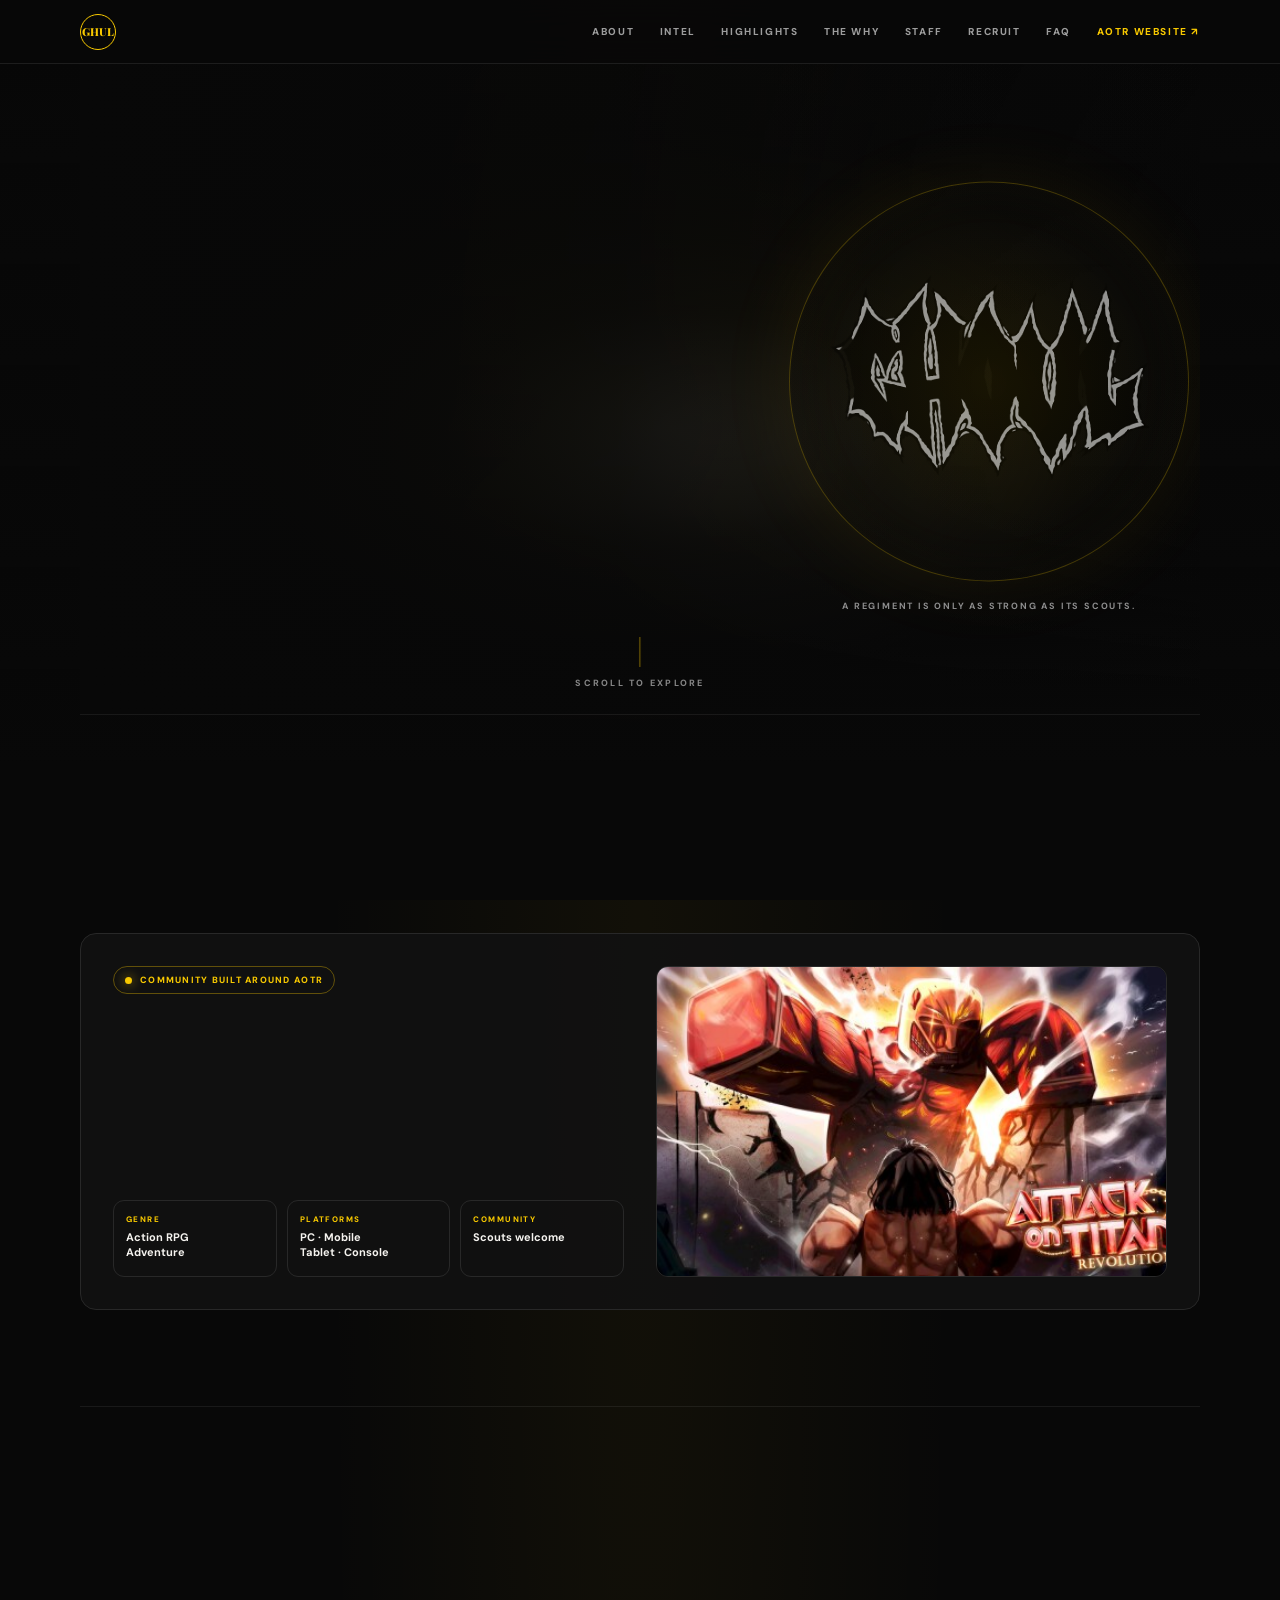
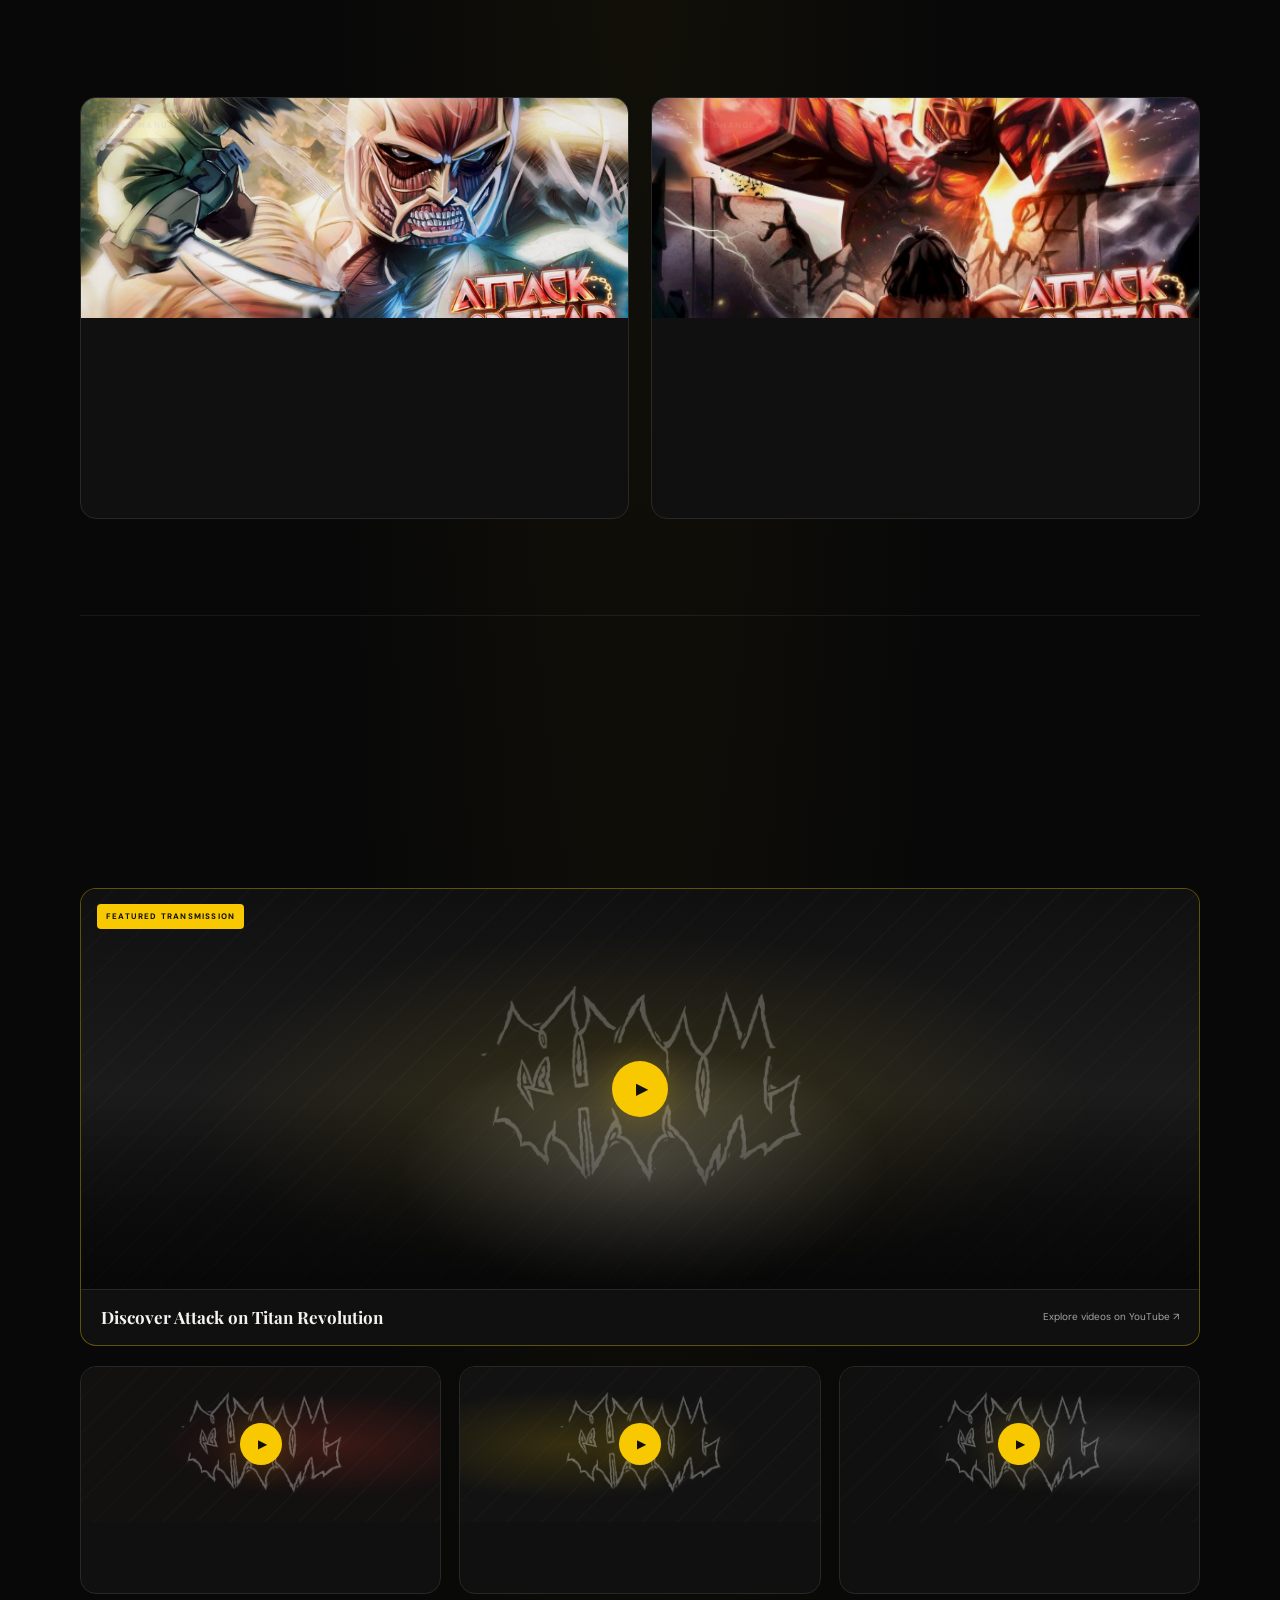
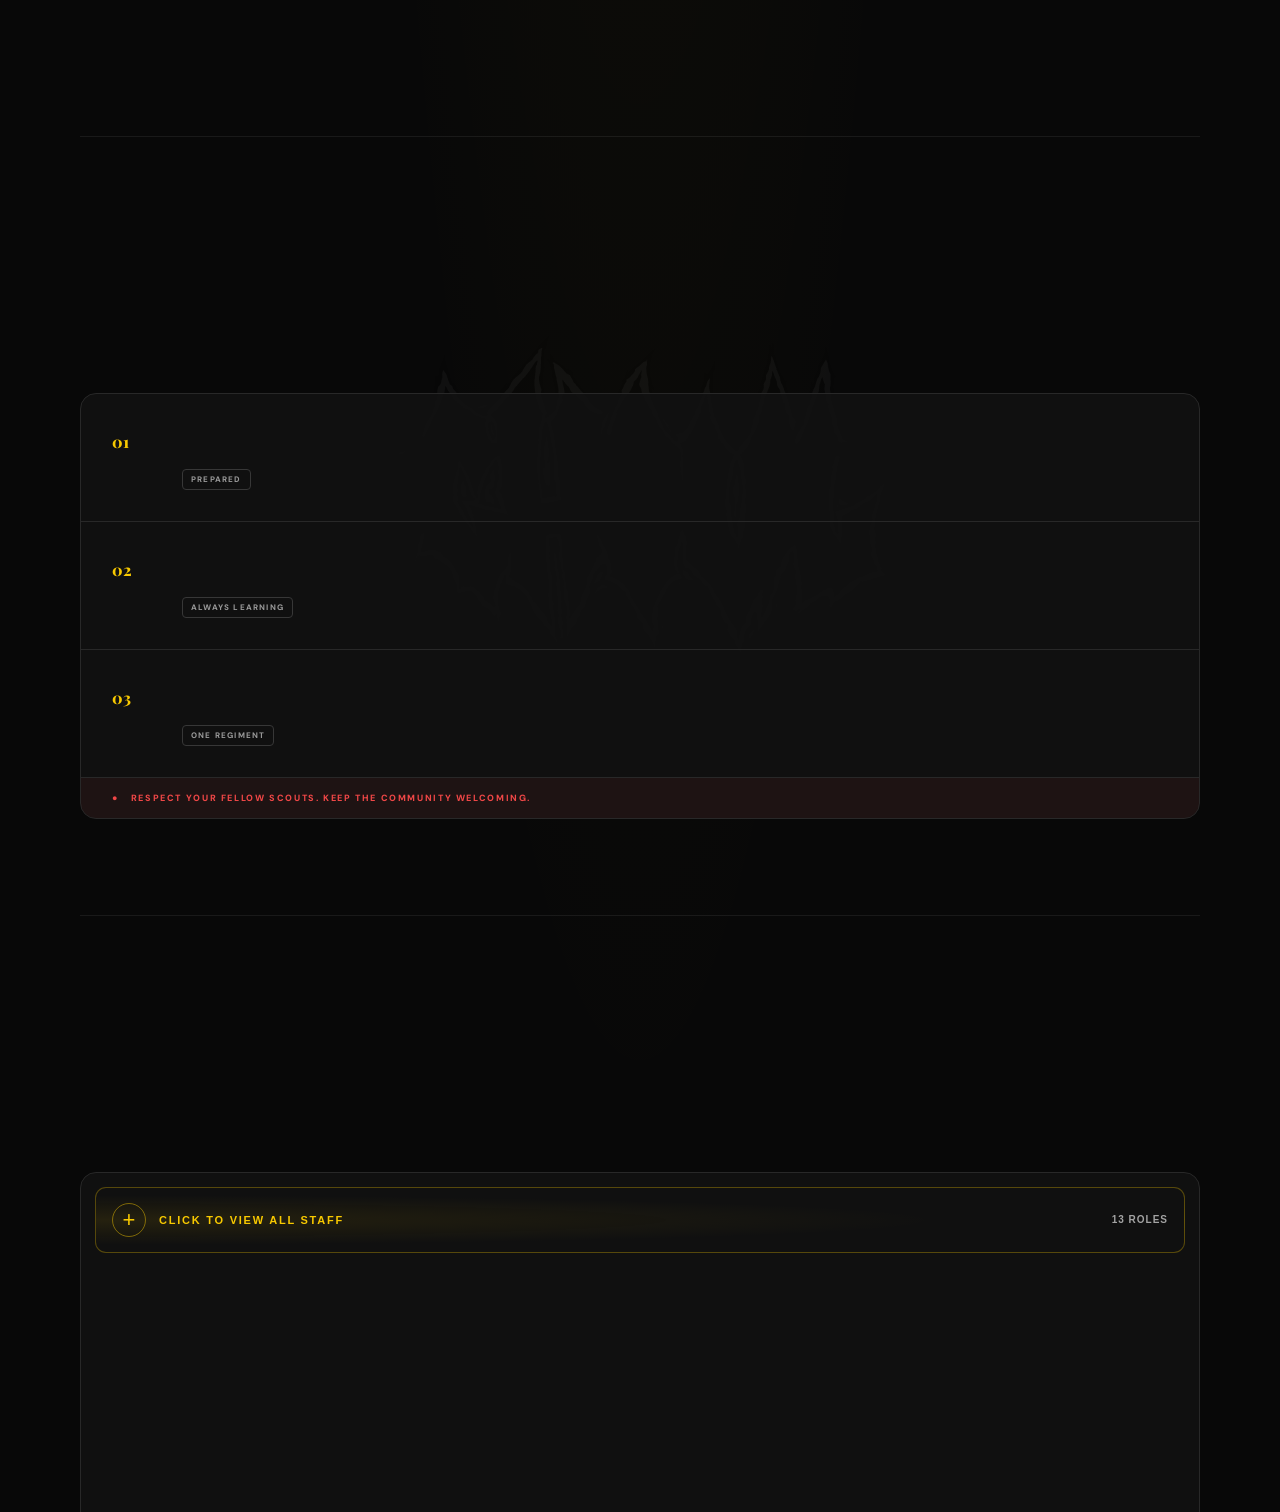
<file: index.html>
<!DOCTYPE html>
<html lang="en">
<head>
  <meta charset="UTF-8">
  <meta name="viewport" content="width=device-width, initial-scale=1.0">
  <meta http-equiv="refresh" content="0; url=HTML/">
  <title>Subject of Ghouls</title>
</head>
<body>
  <p>Taking you to <a href="HTML/">Subject of Ghouls</a>...</p>
</body>
</html>
</file>
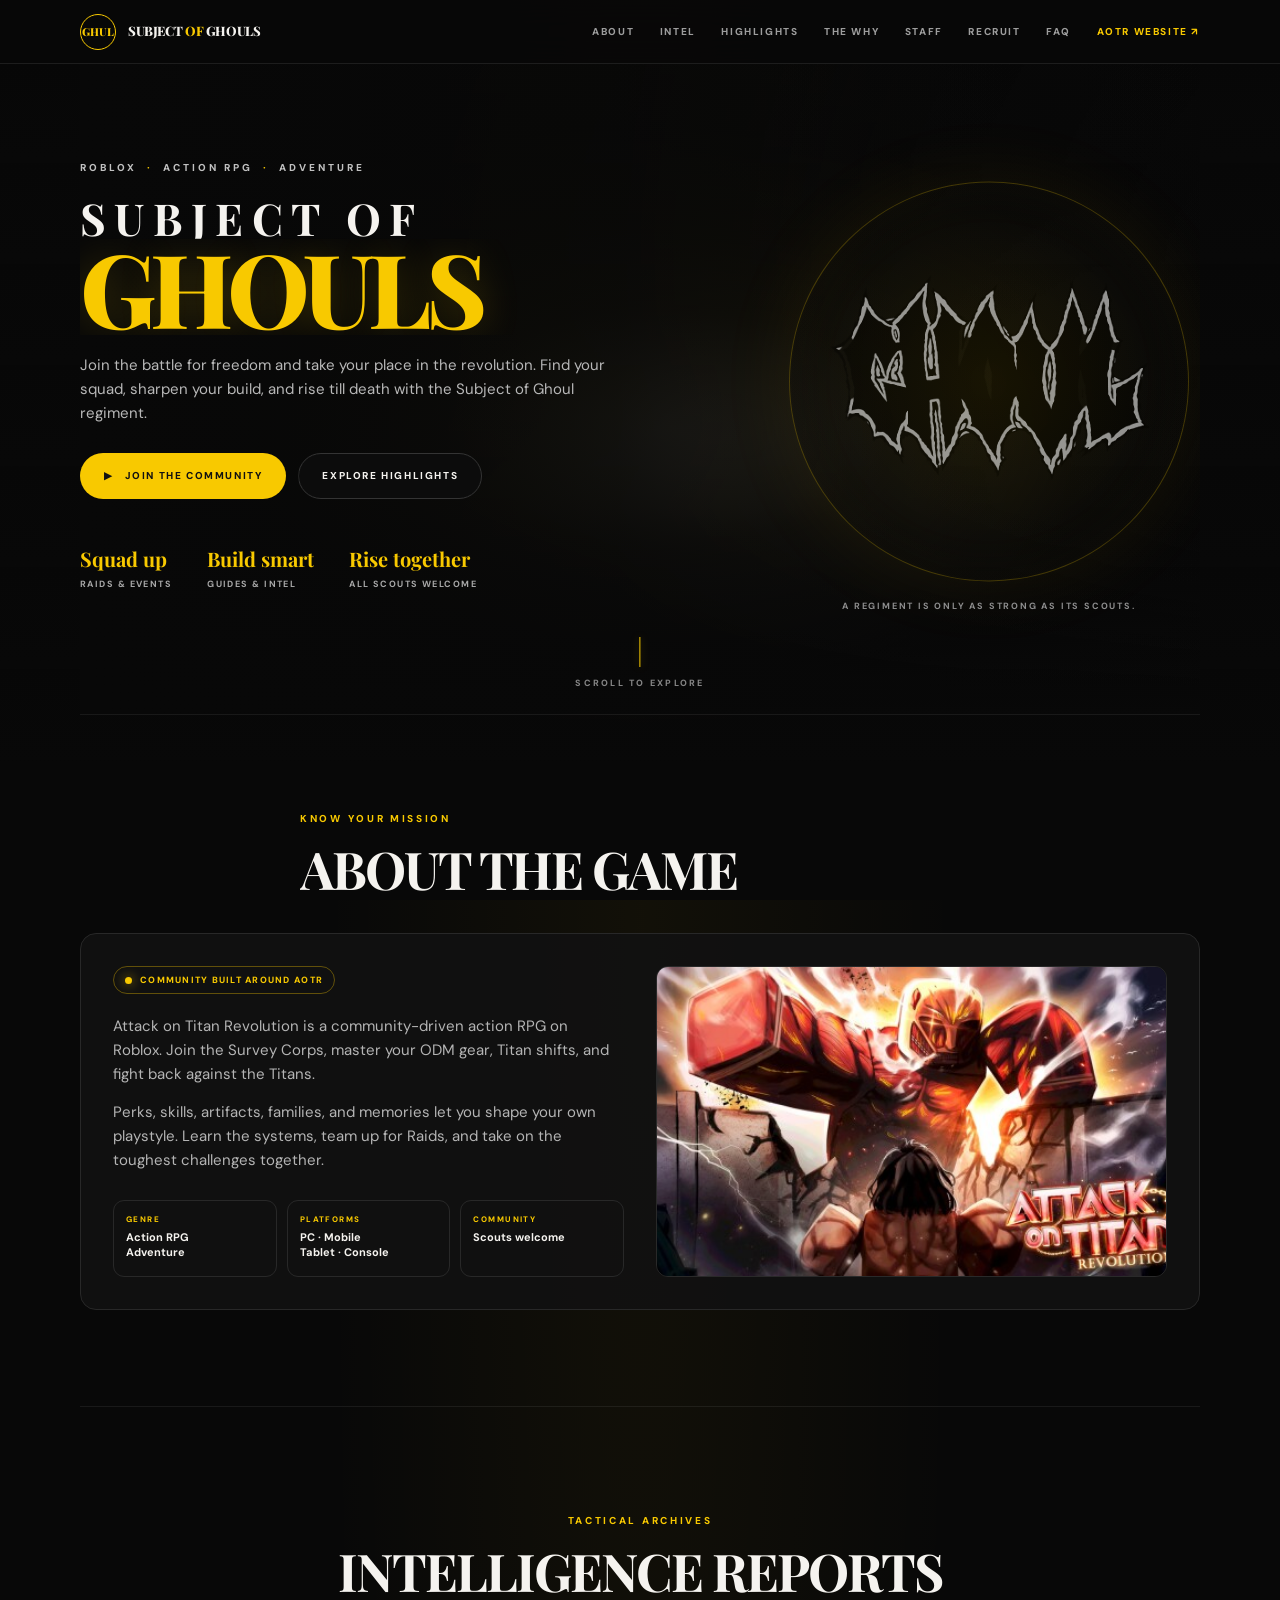
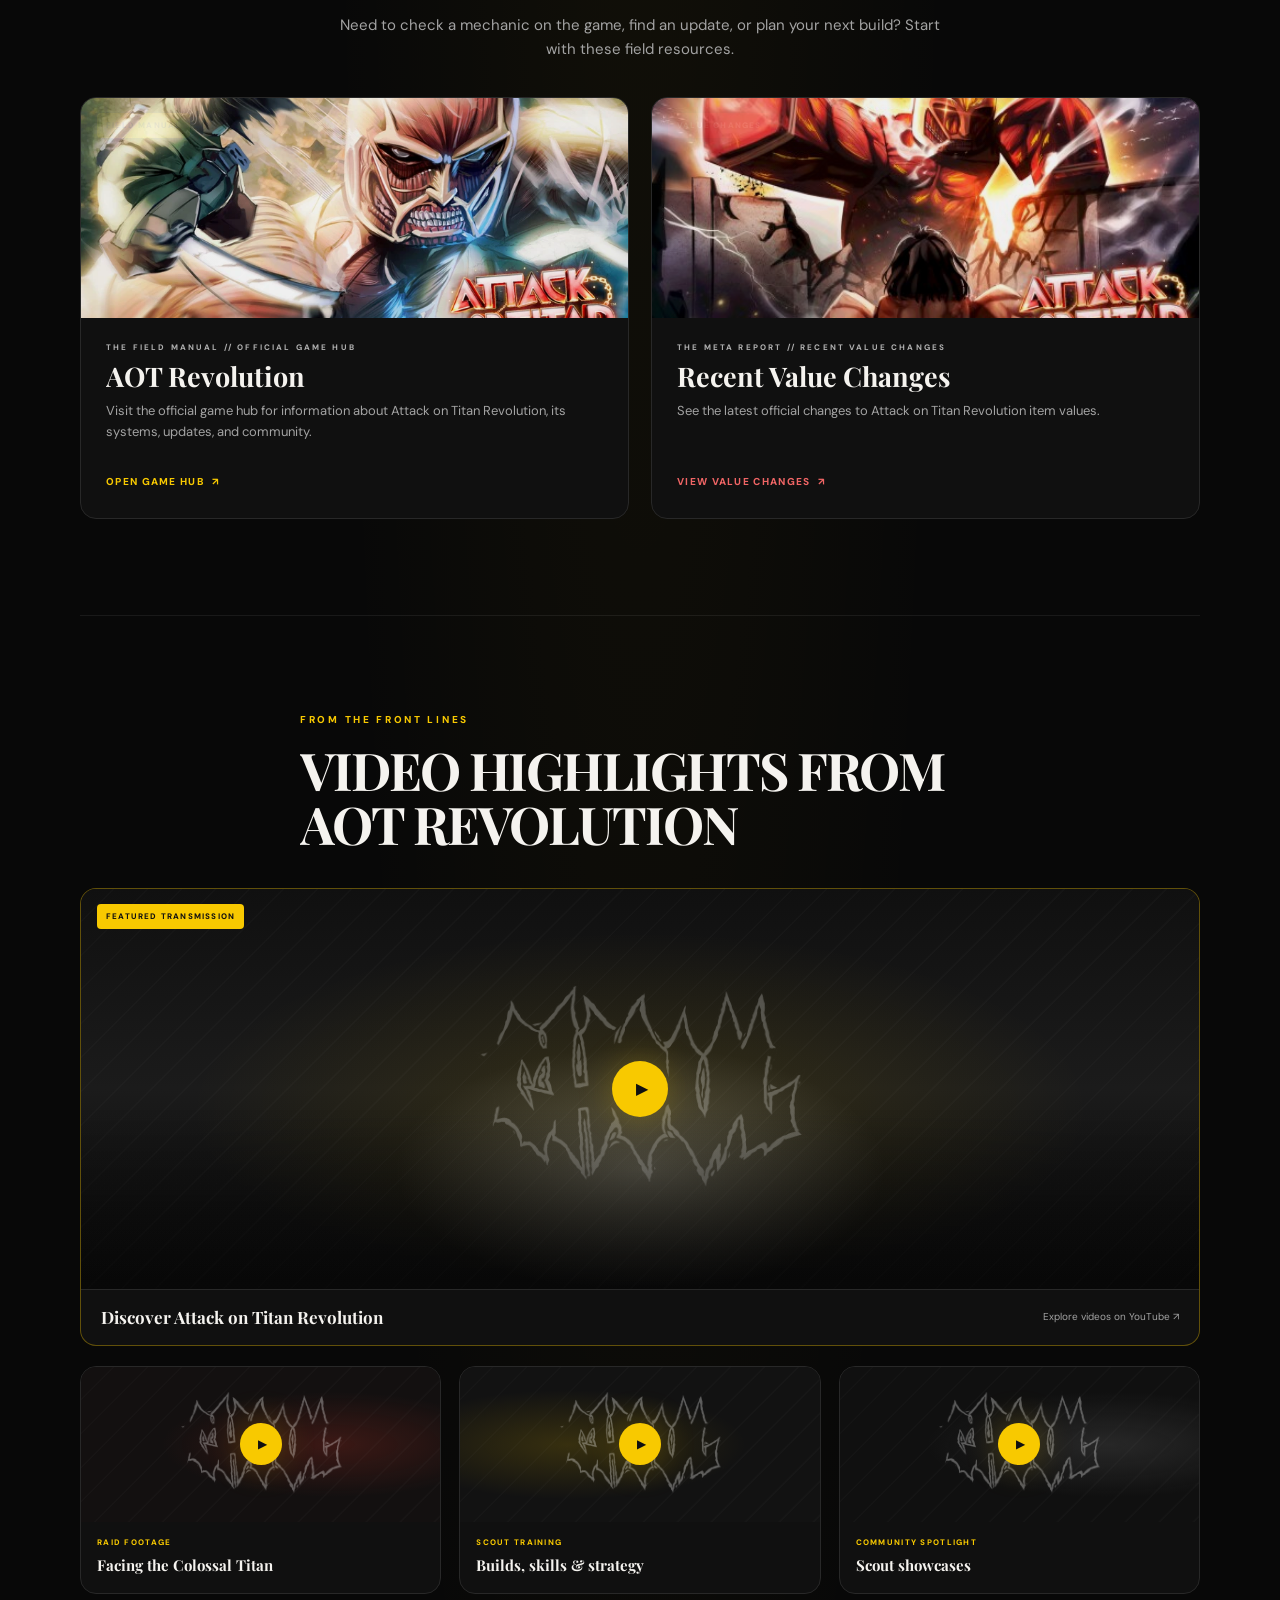
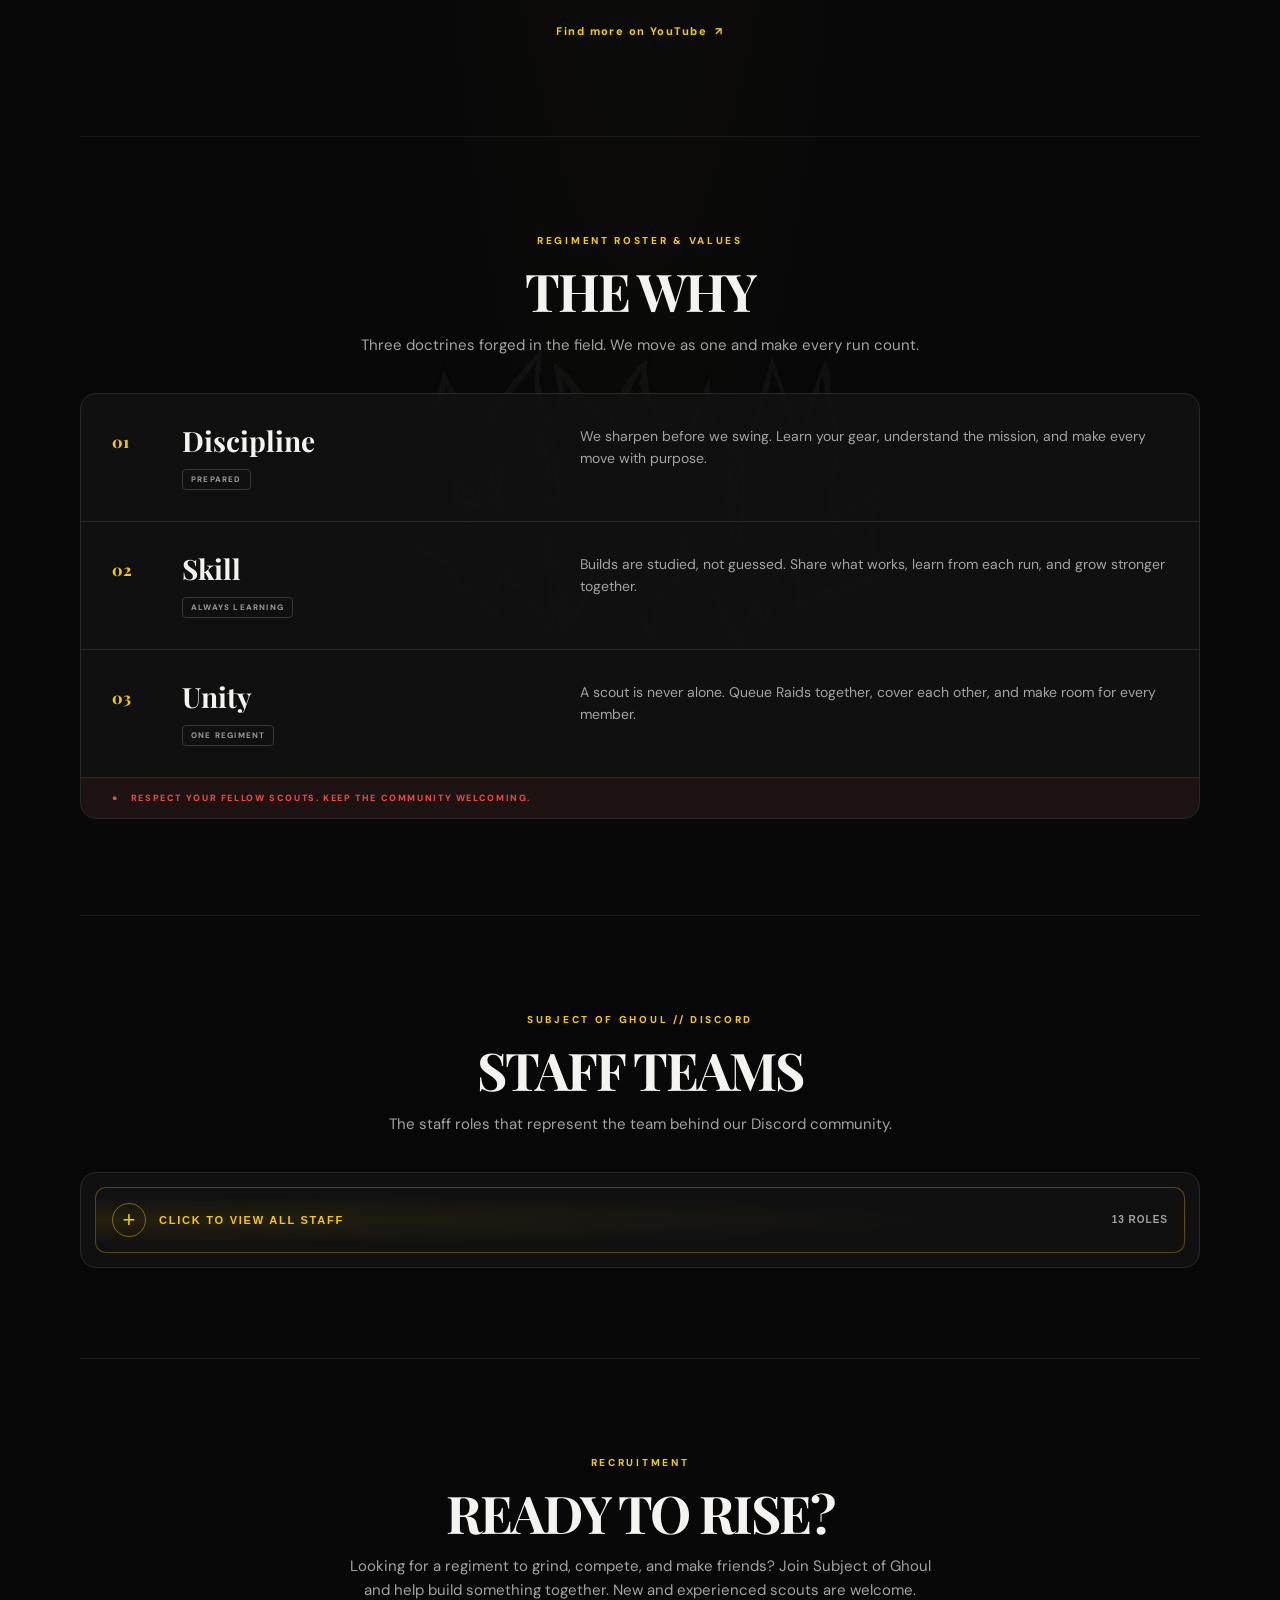
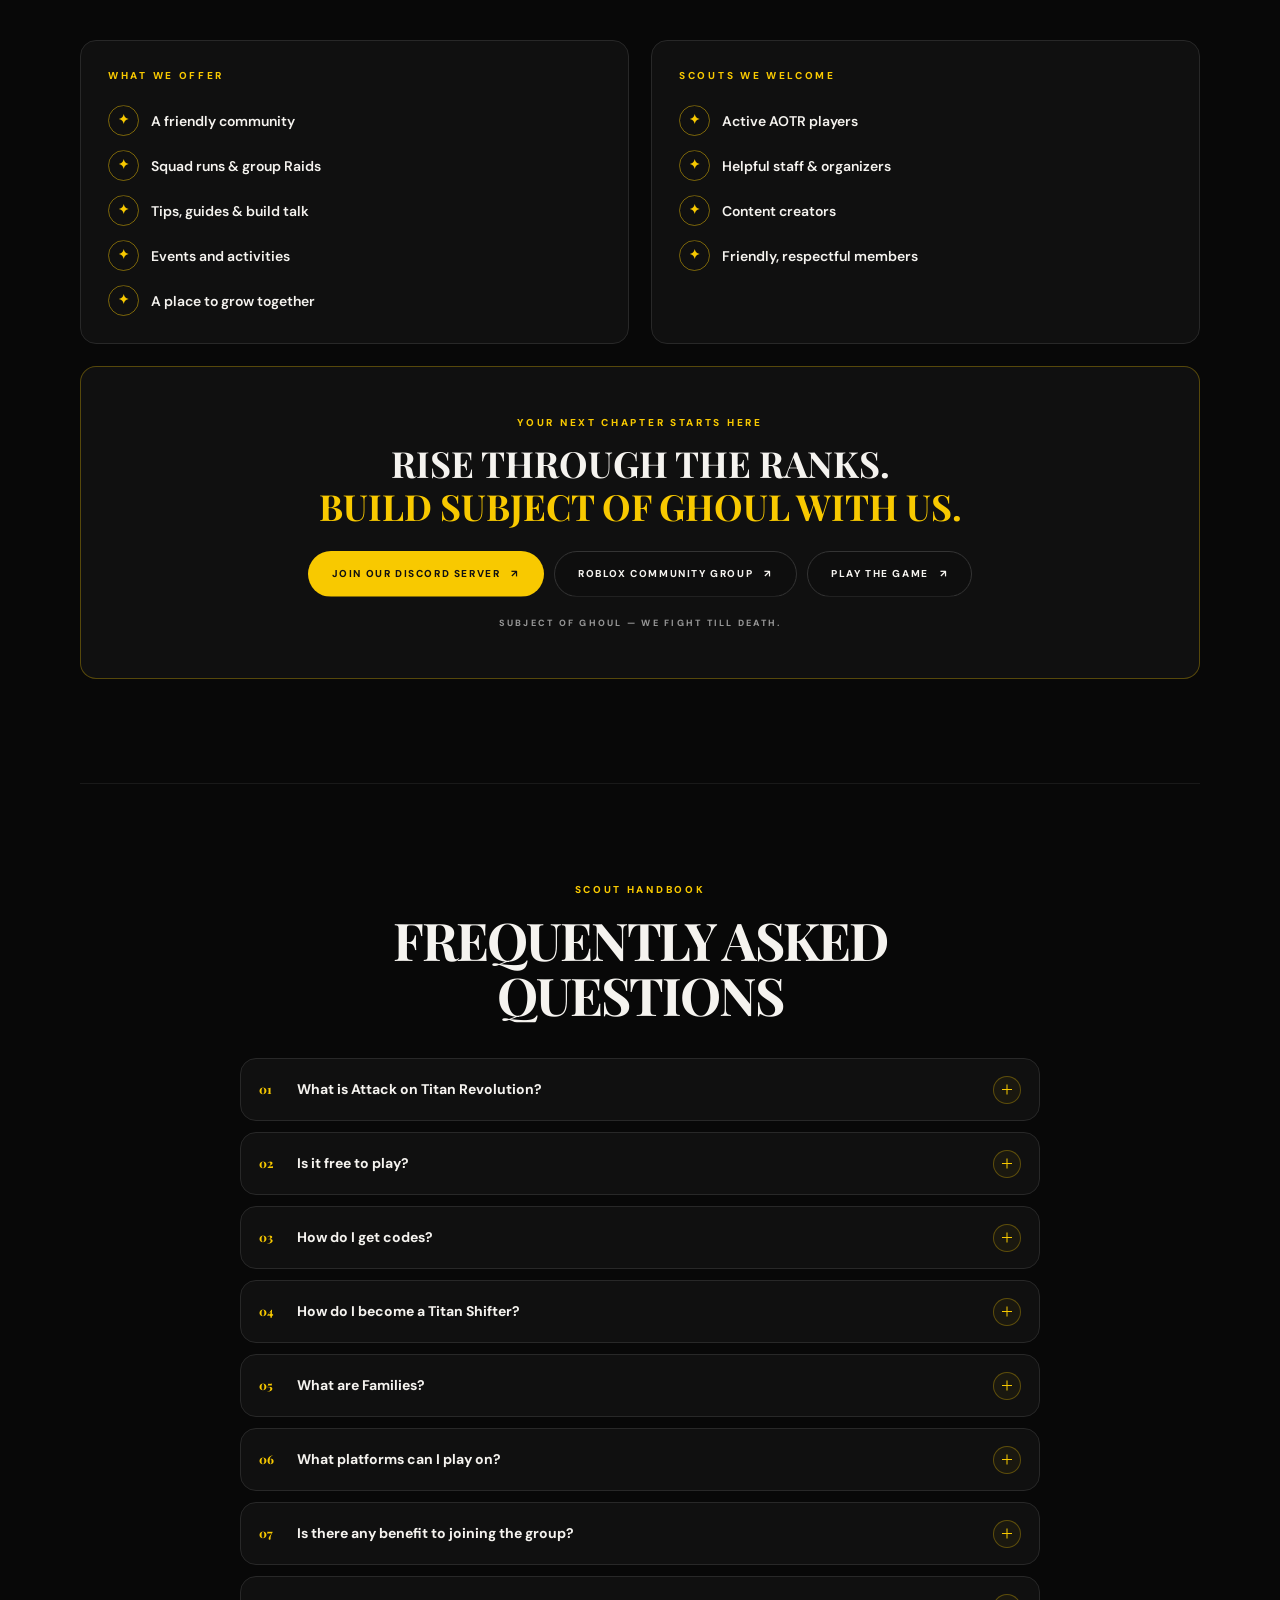
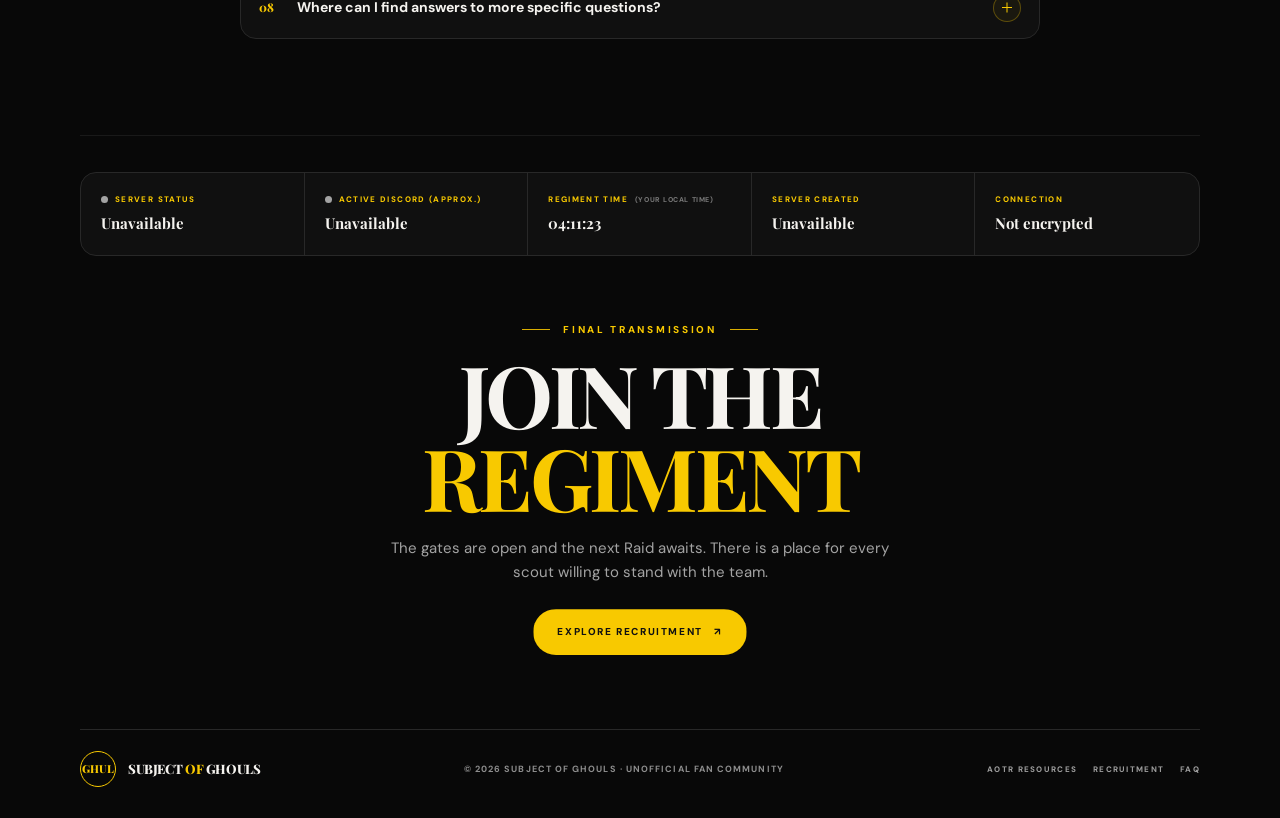
<file: HTML/index.html>
<!DOCTYPE html>
<html lang="en">
<head>
  <meta charset="UTF-8">
  <meta name="viewport" content="width=device-width, initial-scale=1.0">
  <meta name="theme-color" content="#080808">
  <meta name="description" content="Join Subject of Ghouls, a community for Attack on Titan Revolution players. Find game resources, highlights, and your next squad.">
  <meta name="discord-avatar-api" content="">
  <title>Subject of Ghouls — AOT Revolution Community</title>
  <link rel="icon" type="image/png" href="../images/subject-of-ghouls-icon.png">
  <link rel="apple-touch-icon" href="../images/subject-of-ghouls-icon.png">
  <link rel="preconnect" href="https://fonts.googleapis.com">
  <link rel="preconnect" href="https://fonts.gstatic.com" crossorigin>
  <link href="https://fonts.googleapis.com/css2?family=DM+Sans:wght@400;500;600;700;800&family=Playfair+Display:wght@600;700;800&display=swap" rel="stylesheet">
  <link rel="stylesheet" href="../CSS/style.css">
</head>
<body>
  <header class="site-header">
    <a class="brand" href="#home" aria-label="Subject of Ghouls home">
      <span class="brand-mark">GHUL</span>
      <span class="brand-name">SUBJECT <span>OF</span> GHOULS</span>
    </a>

    <button class="menu-toggle" type="button" aria-expanded="false" aria-controls="site-navigation" aria-label="Open navigation">
      <span></span><span></span>
    </button>

    <nav class="site-nav" id="site-navigation" aria-label="Main navigation">
      <a href="#about"><span class="nav-link-text">About</span></a>
      <a href="#reports"><span class="nav-link-text">Intel</span></a>
      <a href="#highlights"><span class="nav-link-text">Highlights</span></a>
      <a href="#doctrine"><span class="nav-link-text">The why</span></a>
      <a href="#staff"><span class="nav-link-text">Staff</span></a>
      <a href="#recruit"><span class="nav-link-text">Recruit</span></a>
      <a href="#faq"><span class="nav-link-text">FAQ</span></a>
      <a class="nav-external" href="https://aotrevolution.com/"><span class="nav-link-text">AOTR website</span> <span aria-hidden="true">↗</span></a>
    </nav>
  </header>

  <main>
    <section class="hero section-shell" id="home">
      <div class="hero-atmosphere" aria-hidden="true"></div>
      <div class="hero-content">
        <p class="eyebrow">Roblox <span>·</span> Action RPG <span>·</span> Adventure</p>
        <h1><span>Subject of</span><strong>Ghouls</strong></h1>
        <p class="hero-copy">Join the battle for freedom and take your place in the revolution. Find your squad, sharpen your build, and rise till death with the Subject of Ghoul regiment.</p>
        <div class="hero-actions">
          <a class="button button-primary" href="#recruit"><span aria-hidden="true">▶</span> Join the community</a>
          <a class="button button-secondary" href="#highlights">Explore highlights</a>
        </div>
        <div class="hero-facts" aria-label="Community highlights">
          <div><strong>Squad up</strong><span>Raids &amp; events</span></div>
          <div><strong>Build smart</strong><span>Guides &amp; intel</span></div>
          <div><strong>Rise together</strong><span>All scouts welcome</span></div>
        </div>
      </div>
      <div class="hero-emblem" aria-hidden="true">
        <div class="emblem-ring"><img src="../images/Ghoul.png" alt=""></div>
        <span class="emblem-caption">A regiment is only as strong as its scouts.</span>
      </div>
      <a class="scroll-cue" href="#about"><span></span>Scroll to explore</a>
    </section>

    <section class="page-section about-section section-shell" id="about">
      <div class="section-heading">
        <p class="eyebrow">Know your mission</p>
        <h2>About the game</h2>
      </div>
      <div class="about-card panel">
        <div class="about-copy">
          <span class="status-pill"><span class="status-dot"></span> Community built around AOTR</span>
          <p>Attack on Titan Revolution is a community-driven action RPG on Roblox. Join the Survey Corps, master your ODM gear, Titan shifts, and fight back against the Titans.</p>
          <p>Perks, skills, artifacts, families, and memories let you shape your own playstyle. Learn the systems, team up for Raids, and take on the toughest challenges together.</p>
          <div class="game-facts">
            <div><span>Genre</span><strong>Action RPG<br>Adventure</strong></div>
            <div><span>Platforms</span><strong>PC · Mobile<br>Tablet · Console</strong></div>
            <div><span>Community</span><strong>Scouts welcome</strong></div>
          </div>
        </div>
        <div class="about-art artwork-panel">
          <img src="../images/aotr-about.png" alt="Attack on Titan Revolution artwork featuring a Titan and soldiers">
        </div>
      </div>
    </section>

    <section class="page-section reports-section section-shell" id="reports">
      <div class="section-heading section-heading-centered">
        <p class="eyebrow">Tactical archives</p>
        <h2>Intelligence reports</h2>
        <p>Need to check a mechanic on the game, find an update, or plan your next build? Start with these field resources.</p>
      </div>
      <div class="report-grid">
        <article class="report-card panel">
          <a class="report-artwork artwork-panel" href="https://aotrevolution.com/" aria-label="Visit the AOT Revolution website">
            <span class="report-tag">Field manual</span>
            <img src="../images/aotr-intel.png" alt="Attack on Titan Revolution artwork featuring the Armored Titan and Survey Corps">
          </a>
          <div class="report-copy">
            <p class="eyebrow">The field manual // official game hub</p>
            <h3>AOT Revolution</h3>
            <p>Visit the official game hub for information about Attack on Titan Revolution, its systems, updates, and community.</p>
            <a class="text-link" href="https://aotrevolution.com/">Open game hub <span aria-hidden="true">↗</span></a>
          </div>
        </article>
        <article class="report-card panel">
          <a class="report-artwork artwork-panel report-artwork-alt" href="https://aotrevolution.com/changes" aria-label="View recent AOT Revolution value changes">
            <span class="report-tag report-tag-red">Value changes</span>
            <img src="../images/aotr-changes.png" alt="Attack on Titan Revolution artwork featuring a Titan attacking the city">
          </a>
          <div class="report-copy">
            <p class="eyebrow">The meta report // recent value changes</p>
            <h3>Recent Value Changes</h3>
            <p>See the latest official changes to Attack on Titan Revolution item values.</p>
            <a class="text-link text-link-red" href="https://aotrevolution.com/changes">View value changes <span aria-hidden="true">↗</span></a>
          </div>
        </article>
      </div>
    </section>

    <section class="page-section highlights-section section-shell" id="highlights">
      <div class="section-heading">
        <p class="eyebrow">From the front lines</p>
        <h2>Video highlights From AOT Revolution</h2>
      </div>
      <a class="featured-video panel" href="https://www.youtube.com/results?search_query=Attack+on+Titan+Revolution+trailer" target="_blank" rel="noreferrer">
        <div class="featured-art artwork-panel">
          <img src="../images/Ghoul.png" alt="">
          <span class="featured-tag">Featured transmission</span>
          <span class="play-button" aria-hidden="true">▶</span>
        </div>
        <div class="featured-caption"><strong>Discover Attack on Titan Revolution</strong><span>Explore videos on YouTube ↗</span></div>
      </a>
      <div class="video-grid">
        <a class="video-card panel" href="https://www.youtube.com/results?search_query=Attack+on+Titan+Revolution+Colossal+Titan" target="_blank" rel="noreferrer">
          <div class="video-art artwork-panel video-art-one"><img src="../images/Ghoul.png" alt=""><span class="play-button" aria-hidden="true">▶</span></div>
          <div class="video-caption"><span>Raid footage</span><strong>Facing the Colossal Titan</strong></div>
        </a>
        <a class="video-card panel" href="https://www.youtube.com/results?search_query=Attack+on+Titan+Revolution+guide" target="_blank" rel="noreferrer">
          <div class="video-art artwork-panel video-art-two"><img src="../images/Ghoul.png" alt=""><span class="play-button" aria-hidden="true">▶</span></div>
          <div class="video-caption"><span>Scout training</span><strong>Builds, skills &amp; strategy</strong></div>
        </a>
        <a class="video-card panel" href="https://www.youtube.com/results?search_query=Attack+on+Titan+Revolution+showcase" target="_blank" rel="noreferrer">
          <div class="video-art artwork-panel video-art-three"><img src="../images/Ghoul.png" alt=""><span class="play-button" aria-hidden="true">▶</span></div>
          <div class="video-caption"><span>Community spotlight</span><strong>Scout showcases</strong></div>
        </a>
      </div>
      <a class="more-link" href="https://www.youtube.com/results?search_query=Attack+on+Titan+Revolution" target="_blank" rel="noreferrer">Find more on YouTube <span aria-hidden="true">↗</span></a>
    </section>

    <section class="page-section doctrine-section section-shell" id="doctrine">
      <div class="section-heading section-heading-centered">
        <p class="eyebrow">Regiment roster &amp; values</p>
        <h2>The why</h2>
        <p>Three doctrines forged in the field. We move as one and make every run count.</p>
      </div>
      <div class="doctrine-card panel">
        <article class="doctrine-row">
          <span class="doctrine-number">01</span>
          <div><h3>Discipline</h3><span class="mini-label">Prepared</span></div>
          <p>We sharpen before we swing. Learn your gear, understand the mission, and make every move with purpose.</p>
        </article>
        <article class="doctrine-row">
          <span class="doctrine-number">02</span>
          <div><h3>Skill</h3><span class="mini-label">Always learning</span></div>
          <p>Builds are studied, not guessed. Share what works, learn from each run, and grow stronger together.</p>
        </article>
        <article class="doctrine-row">
          <span class="doctrine-number">03</span>
          <div><h3>Unity</h3><span class="mini-label">One regiment</span></div>
          <p>A scout is never alone. Queue Raids together, cover each other, and make room for every member.</p>
        </article>
        <div class="doctrine-warning"><span aria-hidden="true">●</span> Respect your fellow scouts. Keep the community welcoming.</div>
      </div>
    </section>

    <section class="page-section staff-section section-shell" id="staff">
      <div class="section-heading section-heading-centered">
        <p class="eyebrow">Subject of Ghoul // Discord</p>
        <h2>Staff teams</h2>
        <p>The staff roles that represent the team behind our Discord community.</p>
      </div>
      <div class="staff-roster panel">
        <button class="staff-roster-toggle" type="button" aria-expanded="false" aria-controls="staff-grid">
          <span class="staff-toggle-icon" aria-hidden="true">+</span>
          <span class="staff-toggle-label">Click to view all staff</span>
          <span class="staff-toggle-count">13 roles</span>
        </button>
        <ol class="staff-grid" id="staff-grid" aria-label="Discord staff roles">
        <li class="staff-card panel"><span class="staff-index">01</span><h3>Owner</h3><p class="staff-members"><a class="staff-profile" href="https://discord.com/users/1333084356469719126" target="_blank" rel="noopener noreferrer"><img class="staff-avatar" data-discord-user-id="1333084356469719126" src="../images/kaido-avatar.png" alt="">@kaido_85k</a></p></li>
        <li class="staff-card panel"><span class="staff-index">02</span><h3>Co-owner</h3><p class="staff-members"><a class="staff-profile" href="https://discord.com/users/1155508137281990786" target="_blank" rel="noopener noreferrer"><img class="staff-avatar" data-discord-user-id="1155508137281990786" src="../images/nugu-avatar.webp" alt="">@nugu_the_fryer</a></p></li>
        <li class="staff-card panel"><span class="staff-index">03</span><h3>Server manager</h3><p class="staff-members"><a class="staff-profile" href="https://discord.com/users/1020798742699450458" target="_blank" rel="noopener noreferrer"><img class="staff-avatar" data-discord-user-id="1020798742699450458" src="../images/drk-avatar.webp" alt="">@drk_879</a></p></li>
        <li class="staff-card panel"><span class="staff-index">04</span><h3>Assistance manager</h3><p class="staff-members">N/A</p></li>
        <li class="staff-card panel"><span class="staff-index">05</span><h3>Head of administration</h3><p class="staff-members"><a class="staff-profile" href="https://discord.com/users/1395850621126709299" target="_blank" rel="noopener noreferrer"><img class="staff-avatar" data-discord-user-id="1395850621126709299" src="../images/zach-avatar.webp" alt="">@zach084069</a><a class="staff-profile" href="https://discord.com/users/1536227127140024361" target="_blank" rel="noopener noreferrer"><img class="staff-avatar" data-discord-user-id="1536227127140024361" src="../images/sharky-avatar.webp" alt="">@sharky30428</a></p></li>
        <li class="staff-card panel"><span class="staff-index">06</span><h3>Staff supervisor</h3><p class="staff-members">N/A</p></li>
        <li class="staff-card panel"><span class="staff-index">07</span><h3>Senior admin</h3><p class="staff-members"><a class="staff-profile" href="https://discord.com/users/1511655800542597162" target="_blank" rel="noopener noreferrer"><img class="staff-avatar" data-discord-user-id="1511655800542597162" src="../images/jakey-avatar.webp" alt="">@jakey_boy0848</a></p></li>
        <li class="staff-card panel"><span class="staff-index">08</span><h3>Admin</h3><p class="staff-members">N/A</p></li>
        <li class="staff-card panel"><span class="staff-index">09</span><h3>Senior moderator</h3><p class="staff-members"><a class="staff-profile" href="https://discord.com/users/1408623408077602946" target="_blank" rel="noopener noreferrer"><img class="staff-avatar" data-discord-user-id="1408623408077602946" src="../images/eyes-avatar.webp" alt="">@eyes_of_emptiness</a><a class="staff-profile" href="https://discord.com/users/1401297336541511774" target="_blank" rel="noopener noreferrer"><img class="staff-avatar" data-discord-user-id="1401297336541511774" src="../images/zeynab-avatar.webp" alt="">@zeynab_505_93938</a></p></li>
        <li class="staff-card panel"><span class="staff-index">10</span><h3>Junior moderator</h3><p class="staff-members"><a class="staff-profile" href="https://discord.com/users/1531656745653370975" target="_blank" rel="noopener noreferrer"><img class="staff-avatar" data-discord-user-id="1531656745653370975" src="../images/ichika-avatar.webp" alt="">@ichika003</a><a class="staff-profile" href="https://discord.com/users/1445497181409906718" target="_blank" rel="noopener noreferrer"><img class="staff-avatar" data-discord-user-id="1445497181409906718" src="../images/whiblol-avatar.webp" alt="">@whiblol</a></p></li>
        <li class="staff-card panel"><span class="staff-index">11</span><h3>Ticket assistance staff</h3><p class="staff-members">N/A</p></li>
        <li class="staff-card panel"><span class="staff-index">12</span><h3>Voice chat staff</h3><p class="staff-members">N/A</p></li>
        <li class="staff-card panel"><span class="staff-index">13</span><h3>Helper</h3><p class="staff-members"><a class="staff-profile" href="https://discord.com/users/1235919266587475990" target="_blank" rel="noopener noreferrer" aria-label="Open Helper's Discord profile"><img class="staff-avatar" data-discord-user-id="1235919266587475990" src="../images/santiwheredahoesat.webp" alt="">santiwheredahoesat</a></p></li>
        </ol>
      </div>
    </section>

    <section class="page-section recruit-section section-shell" id="recruit">
      <div class="section-heading section-heading-centered">
        <p class="eyebrow">Recruitment</p>
        <h2>Ready to rise?</h2>
        <p>Looking for a regiment to grind, compete, and make friends? Join Subject of Ghoul and help build something together. New and experienced scouts are welcome.</p>
      </div>
      <div class="recruit-grid">
        <div class="recruit-card panel">
          <p class="eyebrow">What we offer</p>
          <ul>
            <li><span class="list-icon" aria-hidden="true">✦</span> A friendly community</li>
            <li><span class="list-icon" aria-hidden="true">✦</span> Squad runs &amp; group Raids</li>
            <li><span class="list-icon" aria-hidden="true">✦</span> Tips, guides &amp; build talk</li>
            <li><span class="list-icon" aria-hidden="true">✦</span> Events and activities</li>
            <li><span class="list-icon" aria-hidden="true">✦</span> A place to grow together</li>
          </ul>
        </div>
        <div class="recruit-card panel">
          <p class="eyebrow">Scouts we welcome</p>
          <ul>
            <li><span class="list-icon" aria-hidden="true">✦</span> Active AOTR players</li>
            <li><span class="list-icon" aria-hidden="true">✦</span> Helpful staff &amp; organizers</li>
            <li><span class="list-icon" aria-hidden="true">✦</span> Content creators</li>
            <li><span class="list-icon" aria-hidden="true">✦</span> Friendly, respectful members</li>
          </ul>
        </div>
      </div>
      <div class="recruit-callout panel">
        <p class="eyebrow">Your next chapter starts here</p>
        <h3>Rise through the ranks.<br><span>Build Subject of Ghoul with us.</span></h3>
        <div class="community-links">
          <a class="button button-primary" href="https://discord.com/invite/QcCfeXmCjn" target="_blank" rel="noopener noreferrer">Join our Discord server <span aria-hidden="true">↗</span></a>
          <a class="button button-secondary" href="https://www.roblox.com/share/g/1059055480" target="_blank" rel="noopener noreferrer">Roblox community group <span aria-hidden="true">↗</span></a>
          <a class="button button-secondary" href="https://www.roblox.com/share?code=4d26784cbd692943aba8635f73a28e0e&amp;type=ExperienceDetails&amp;stamp=1793059350745" target="_blank" rel="noopener noreferrer">Play the game <span aria-hidden="true">↗</span></a>
        </div>
        <p class="callout-note">Subject of Ghoul — we fight till death.</p>
      </div>
    </section>

    <section class="page-section faq-section section-shell" id="faq">
      <div class="section-heading section-heading-centered">
        <p class="eyebrow">Scout handbook</p>
        <h2>Frequently asked questions</h2>
      </div>
      <div class="faq-list">
        <details class="faq-item panel">
          <summary><span class="faq-number">01</span><span>What is Attack on Titan Revolution?</span><span class="faq-plus" aria-hidden="true"></span></summary>
          <div class="faq-answer"><p>Attack on Titan Revolution is an action RPG experience on Roblox inspired by the Attack on Titan anime. Visit the official game hub for more details.</p></div>
        </details>
        <details class="faq-item panel">
          <summary><span class="faq-number">02</span><span>Is it free to play?</span><span class="faq-plus" aria-hidden="true"></span></summary>
          <div class="faq-answer"><p>Yes, the game is free to play. If you encounter a copy of this game which you pay to play, please report it to the official game support team.</p></div>
        </details>
        <details class="faq-item panel">
          <summary><span class="faq-number">03</span><span>How do I get codes?</span><span class="faq-plus" aria-hidden="true"></span></summary>
          <div class="faq-answer"><p>Codes and their availability can change over time. Check official AOTR announcements and the game's community channels for current codes or our discord server.</p></div>
        </details>
        <details class="faq-item panel">
          <summary><span class="faq-number">04</span><span>How do I become a Titan Shifter?</span><span class="faq-plus" aria-hidden="true"></span></summary>
          <div class="faq-answer"><p>You can become a Titan Shifter by getting a Titan serum which can be obtained by playing raids or aberrant missions.</p></div>
        </details>
        <details class="faq-item panel">
          <summary><span class="faq-number">05</span><span>What are Families?</span><span class="faq-plus" aria-hidden="true"></span></summary>
          <div class="faq-answer"><p>Families are part of AOTR's character use in progression. The rare families have unique stats and buffs to your journey. Their effects and availability may change, so check the current in-game information.</p></div>
        </details>
        <details class="faq-item panel">
          <summary><span class="faq-number">06</span><span>What platforms can I play on?</span><span class="faq-plus" aria-hidden="true"></span></summary>
          <div class="faq-answer"><p>This game is available across multiple devices. Check the Roblox listing and your device's compatibility for the latest platform support.</p></div>
        </details>
        <details class="faq-item panel">
          <summary><span class="faq-number">07</span><span>Is there any benefit to joining the group?</span><span class="faq-plus" aria-hidden="true"></span></summary>
          <div class="faq-answer"><p>Join Subject of Ghoul to find other players, coordinate group activities, and share tips with the community.</p></div>
        </details>
        <details class="faq-item panel">
          <summary><span class="faq-number">08</span><span>Where can I find answers to more specific questions?</span><span class="faq-plus" aria-hidden="true"></span></summary>
          <div class="faq-answer"><p>Start with the official AOTR website and game community discord server. You can also ask fellow scouts in our regiment discord server.</p></div>
        </details>
      </div>
    </section>
  </main>

  <footer class="site-footer section-shell">
    <div class="footer-status panel" aria-label="Live community status">
      <div class="status-metric">
        <span class="metric-label"><span class="status-light" id="discord-status-light"></span>Server status</span>
        <strong id="discord-server-status" aria-live="polite">Checking…</strong>
      </div>
      <div class="status-metric">
        <span class="metric-label"><span class="status-light" id="discord-active-light"></span>Active Discord (approx.)</span>
        <strong id="discord-active-count" aria-live="polite">Loading…</strong>
      </div>
      <div class="status-metric">
        <span class="metric-label">Regiment time <span class="local-time-label">(your local time)</span></span>
        <strong id="regiment-time">--:--:--</strong>
      </div>
      <div class="status-metric">
        <span class="metric-label">Server created</span>
        <strong id="discord-created-date" aria-live="polite">Loading…</strong>
      </div>
      <div class="status-metric">
        <span class="metric-label">Connection</span>
        <strong id="connection-status">Checking…</strong>
      </div>
    </div>
    <div class="footer-cta">
      <p class="eyebrow">Final transmission</p>
      <h2>Join the<br><span>regiment</span></h2>
      <p>The gates are open and the next Raid awaits. There is a place for every scout willing to stand with the team.</p>
      <a class="button button-primary" href="#recruit">Explore recruitment <span aria-hidden="true">↗</span></a>
    </div>
    <div class="footer-bottom">
      <a class="brand" href="#home" aria-label="Subject of Ghouls home">
        <span class="brand-mark">GHUL</span>
        <span class="brand-name">SUBJECT <span>OF</span> GHOULS</span>
      </a>
      <p>© <span id="current-year">2026</span> Subject of Ghouls · Unofficial fan community</p>
      <div><a href="#reports">AOTR resources</a><a href="#recruit">Recruitment</a><a href="#faq">FAQ</a></div>
    </div>
  </footer>
  <script src="../CSS/JAVA%20Script/style.js"></script>
</body>
</html>
</file>
<file: CSS/style.css>
:root {
  color-scheme: dark;
  --background: #080808;
  --surface: #111111;
  --surface-raised: #151515;
  --border: #282828;
  --gold: #f8c900;
  --gold-soft: #d9ad00;
  --text: #f5f3ef;
  --muted: #a3a3a3;
  --red: #f04747;
  --serif: "Playfair Display", Georgia, serif;
  --sans: "DM Sans", Arial, sans-serif;
  --content-width: 1120px;
}

* {
  box-sizing: border-box;
}

html {
  scroll-behavior: smooth;
  scroll-padding-top: 82px;
}

body {
  min-width: 320px;
  margin: 0;
  color: var(--text);
  background-color: var(--background);
  background-image:
    radial-gradient(ellipse at 50% 13%, rgba(248, 201, 0, 0.045), transparent 35%),
    radial-gradient(rgba(255, 255, 255, 0.06) 0.7px, transparent 0.7px);
  background-size: auto, 38px 38px;
  font-family: var(--sans);
  line-height: 1.6;
}

@keyframes gold-text-pulse {
  0%,
  100% {
    text-shadow: 0 0 0 rgba(248, 201, 0, 0);
  }

  50% {
    text-shadow: 0 0 9px rgba(248, 201, 0, 0.62), 0 0 20px rgba(248, 201, 0, 0.22);
  }
}

.eyebrow,
.layout-preview-bar a[aria-current="page"],
.brand-mark,
.brand-name span,
.site-nav .nav-external,
.hero .eyebrow span,
.hero h1 strong,
.hero-facts strong,
.status-pill,
.game-facts span,
.text-link,
.more-link,
.video-caption span,
.doctrine-number,
.staff-index,
.staff-toggle-icon,
.staff-members a:hover,
.list-icon,
.faq-number,
.faq-enhanced .faq-item[open] summary > span:nth-child(2),
.footer-status .metric-label,
.footer-cta h2 span,
.recruit-callout h3 span {
  animation: gold-text-pulse 3.2s ease-in-out infinite;
}

body.layout-preview-active {
  display: grid;
  min-width: 320px;
  min-height: 100vh;
  grid-template-rows: auto 1fr;
  justify-items: center;
  align-content: start;
  overflow: auto;
  background: #080808;
}

.layout-preview-bar {
  position: sticky;
  z-index: 20;
  top: 0;
  display: flex;
  width: 100%;
  min-height: 48px;
  align-items: center;
  justify-content: center;
  gap: 12px;
  padding: 7px 14px;
  border-bottom: 1px solid var(--border);
  background: #080808;
}

.layout-preview-bar > span {
  color: var(--muted);
  font-size: 10px;
  font-weight: 800;
  letter-spacing: 0.1em;
  text-transform: uppercase;
}

.layout-preview-bar a {
  padding: 5px 9px;
  border: 1px solid var(--border);
  border-radius: 999px;
  color: var(--text);
  font-size: 10px;
  font-weight: 700;
  text-decoration: none;
}

.layout-preview-bar a[aria-current="page"] {
  border-color: var(--gold);
  color: var(--gold);
}

.layout-preview-frame {
  display: block;
  height: calc(100vh - 48px);
  border: 0;
  background: var(--background);
}

.layout-preview-frame-mobile {
  width: 390px;
  max-width: 100vw;
}

.layout-preview-frame-desktop {
  width: 1280px;
}

body::before {
  position: fixed;
  z-index: -1;
  inset: 0;
  background: linear-gradient(180deg, rgba(8, 8, 8, 0.05), var(--background) 85%);
  content: "";
  pointer-events: none;
}

a {
  color: inherit;
}

button,
a {
  -webkit-tap-highlight-color: transparent;
}

a:focus-visible,
button:focus-visible,
summary:focus-visible {
  outline: 2px solid var(--gold);
  outline-offset: 4px;
}

.section-shell {
  width: min(var(--content-width), calc(100% - 64px));
  margin-inline: auto;
}

.site-header {
  position: sticky;
  z-index: 10;
  top: 0;
  display: flex;
  min-height: 64px;
  align-items: center;
  justify-content: space-between;
  gap: 28px;
  padding: 0 max(32px, calc((100vw - var(--content-width)) / 2));
  border-bottom: 1px solid rgba(255, 255, 255, 0.09);
  background: rgba(8, 8, 8, 0.92);
  backdrop-filter: blur(16px);
}

.brand {
  display: inline-flex;
  flex: 0 0 auto;
  align-items: center;
  gap: 12px;
  text-decoration: none;
}

.brand-mark {
  display: grid;
  width: 36px;
  aspect-ratio: 1;
  place-items: center;
  border: 1px solid var(--gold);
  border-radius: 50%;
  color: var(--gold);
  font-family: var(--serif);
  font-size: 11px;
  font-weight: 800;
}

.brand-name {
  font-family: var(--serif);
  font-size: 13px;
  font-weight: 800;
  letter-spacing: -0.03em;
  white-space: nowrap;
}

.brand-name span {
  color: var(--gold);
}

.site-nav {
  display: flex;
  align-items: center;
  gap: clamp(14px, 2vw, 30px);
}

.site-nav a,
.footer-bottom > div a {
  color: #9d9d9d;
  font-size: 10px;
  font-weight: 800;
  letter-spacing: 0.16em;
  text-decoration: none;
  text-transform: uppercase;
  transition: color 160ms ease;
}

.site-nav a:hover,
.footer-bottom > div a:hover {
  color: var(--text);
}

.site-nav .nav-external {
  color: var(--gold);
}

.menu-toggle {
  display: none;
}

.hero {
  position: relative;
  display: grid;
  min-height: 650px;
  align-items: center;
  overflow: hidden;
  isolation: isolate;
  padding-block: 86px 112px;
}

.hero-atmosphere {
  position: absolute;
  z-index: -2;
  inset: 2% -8% 0;
  background:
    radial-gradient(ellipse at 52% 55%, rgba(255, 255, 255, 0.14), transparent 24%),
    radial-gradient(ellipse at 52% 61%, rgba(178, 178, 178, 0.12), transparent 43%),
    radial-gradient(ellipse at 50% 50%, rgba(248, 201, 0, 0.1), transparent 60%);
  filter: blur(5px);
}

.hero::after {
  position: absolute;
  z-index: -1;
  inset: 0;
  background: linear-gradient(90deg, var(--background) 0%, rgba(8, 8, 8, 0.83) 48%, rgba(8, 8, 8, 0.2) 100%),
    linear-gradient(0deg, var(--background), transparent 32%, rgba(8, 8, 8, 0.3));
  content: "";
}

.hero-content {
  position: relative;
  z-index: 1;
  width: min(660px, 67%);
}

.eyebrow {
  margin: 0 0 16px;
  color: var(--gold);
  font-size: 10px;
  font-weight: 800;
  letter-spacing: 0.27em;
  line-height: 1.5;
  text-transform: uppercase;
}

.hero .eyebrow {
  margin-bottom: 22px;
  color: #c1c1c1;
  letter-spacing: 0.3em;
}

.hero .eyebrow span {
  padding-inline: 5px;
  color: var(--gold);
}

h1,
h2,
h3,
p {
  margin-top: 0;
}

.hero h1 {
  margin-bottom: 18px;
  font-family: var(--serif);
  font-size: clamp(58px, 8vw, 106px);
  font-weight: 700;
  letter-spacing: -0.055em;
  line-height: 0.94;
  text-transform: uppercase;
}

.hero h1 span,
.hero h1 strong {
  display: block;
}

.hero h1 span {
  font-size: 0.43em;
  letter-spacing: 0.19em;
}

.hero h1 strong {
  color: var(--gold);
  font-size: 1em;
  font-weight: 800;
  text-shadow: 0 0 38px rgba(248, 201, 0, 0.22);
}

.hero-copy {
  max-width: 560px;
  margin-bottom: 28px;
  color: #b8b8b8;
  font-size: 15px;
}

.hero-actions {
  display: flex;
  flex-wrap: wrap;
  gap: 12px;
}

.button {
  display: inline-flex;
  min-height: 46px;
  align-items: center;
  justify-content: center;
  gap: 11px;
  padding: 0 23px;
  border: 1px solid transparent;
  border-radius: 999px;
  font-size: 10px;
  font-weight: 800;
  letter-spacing: 0.16em;
  text-decoration: none;
  text-transform: uppercase;
  transition: transform 180ms ease, background-color 180ms ease, border-color 180ms ease;
}

.button:hover {
  transform: translateY(-2px);
}

.button-primary {
  color: #111;
  background: var(--gold);
}

.button-primary:hover {
  background: #ffdb37;
}

.button-secondary {
  border-color: #343434;
  color: var(--text);
  background: rgba(13, 13, 13, 0.78);
}

.button-secondary:hover {
  border-color: var(--gold-soft);
}

.hero-facts {
  display: flex;
  flex-wrap: wrap;
  gap: 35px;
  margin-top: 44px;
}

.hero-facts div {
  display: grid;
  gap: 2px;
}

.hero-facts strong {
  color: var(--gold);
  font-family: var(--serif);
  font-size: 20px;
}

.hero-facts span {
  color: #a8a8a8;
  font-size: 9px;
  font-weight: 700;
  letter-spacing: 0.16em;
  text-transform: uppercase;
}

.hero-emblem {
  position: absolute;
  top: 50%;
  right: 1%;
  display: grid;
  width: min(36vw, 400px);
  justify-items: center;
  gap: 18px;
  transform: translateY(-48%);
}

.emblem-ring {
  display: grid;
  width: 100%;
  aspect-ratio: 1;
  place-items: center;
  overflow: hidden;
  border: 1px solid rgba(248, 201, 0, 0.25);
  border-radius: 50%;
  background: radial-gradient(circle, rgba(248, 201, 0, 0.08), rgba(12, 12, 12, 0.3) 68%);
  box-shadow: 0 0 80px rgba(248, 201, 0, 0.07), inset 0 0 60px rgba(248, 201, 0, 0.04);
}

.emblem-ring img {
  width: 87%;
  height: 87%;
  object-fit: contain;
  mix-blend-mode: screen;
  opacity: 0.56;
  filter: grayscale(1) contrast(1.18);
}

.emblem-caption {
  color: #8e8e8e;
  font-size: 9px;
  font-weight: 700;
  letter-spacing: 0.2em;
  text-align: center;
  text-transform: uppercase;
}

.scroll-cue {
  position: absolute;
  bottom: 24px;
  left: 50%;
  display: grid;
  justify-items: center;
  gap: 9px;
  color: #858585;
  font-size: 9px;
  font-weight: 800;
  letter-spacing: 0.25em;
  text-decoration: none;
  text-transform: uppercase;
  transform: translateX(-50%);
}

.scroll-cue span {
  width: 1px;
  height: 30px;
  background: var(--gold);
  box-shadow: 0 0 8px rgba(248, 201, 0, 0.35);
  animation: scroll-cue-glow 2.4s ease-in-out infinite;
}

@keyframes scroll-cue-glow {
  0%,
  100% {
    opacity: 0.45;
    box-shadow: 0 0 3px rgba(248, 201, 0, 0.2);
  }

  50% {
    opacity: 1;
    box-shadow: 0 0 15px rgba(248, 201, 0, 0.9);
  }
}

.page-section {
  padding-block: 96px;
  border-top: 1px solid rgba(255, 255, 255, 0.07);
}

.section-heading {
  max-width: 680px;
  margin: 0 auto 36px;
}

.section-heading h2,
.footer-cta h2 {
  margin-bottom: 14px;
  font-family: var(--serif);
  font-size: clamp(36px, 5vw, 52px);
  font-weight: 700;
  letter-spacing: -0.04em;
  line-height: 1.05;
  text-transform: uppercase;
}

.section-heading-centered {
  text-align: center;
}

.section-heading-centered > p:last-child {
  max-width: 610px;
  margin: 0 auto;
  color: var(--muted);
  font-size: 15px;
}

.panel {
  border: 1px solid var(--border);
  border-radius: 16px;
  background: rgba(17, 17, 17, 0.94);
}

.about-card {
  display: grid;
  grid-template-columns: 1fr 1fr;
  gap: 32px;
  padding: 32px;
}

.about-copy {
  align-self: center;
}

.status-pill {
  display: inline-flex;
  align-items: center;
  gap: 8px;
  margin-bottom: 20px;
  padding: 6px 11px;
  border: 1px solid rgba(248, 201, 0, 0.35);
  border-radius: 999px;
  color: var(--gold);
  font-size: 9px;
  font-weight: 800;
  letter-spacing: 0.14em;
  text-transform: uppercase;
}

.status-dot {
  width: 7px;
  height: 7px;
  border-radius: 50%;
  background: var(--gold);
  box-shadow: 0 0 12px rgba(248, 201, 0, 0.8);
}

.about-copy > p {
  max-width: 500px;
  margin-bottom: 14px;
  color: #b4b4b4;
  font-size: 15px;
}

.game-facts {
  display: grid;
  grid-template-columns: repeat(3, 1fr);
  gap: 10px;
  margin-top: 28px;
}

.game-facts > div {
  min-height: 77px;
  padding: 12px;
  border: 1px solid var(--border);
  border-radius: 11px;
  transition: border-color 180ms ease, background-color 180ms ease, box-shadow 180ms ease, transform 180ms ease;
}

@media (hover: hover) {
  .game-facts > div:hover {
    transform: translateY(-3px);
    border-color: rgba(248, 201, 0, 0.56);
    background-color: rgba(248, 201, 0, 0.035);
    box-shadow: 0 0 18px rgba(248, 201, 0, 0.11);
  }
}

.game-facts span,
.game-facts strong {
  display: block;
}

.game-facts span {
  margin-bottom: 4px;
  color: var(--gold);
  font-size: 8px;
  font-weight: 800;
  letter-spacing: 0.18em;
  text-transform: uppercase;
}

.game-facts strong {
  font-size: 11px;
  line-height: 1.4;
}

.artwork-panel {
  position: relative;
  display: grid;
  overflow: hidden;
  place-items: center;
  isolation: isolate;
  background:
    radial-gradient(ellipse at 50% 48%, rgba(248, 201, 0, 0.16), transparent 50%),
    linear-gradient(140deg, #181818, #090909 70%);
}

.artwork-panel::before {
  position: absolute;
  z-index: -1;
  inset: 0;
  background: repeating-linear-gradient(135deg, transparent 0 22px, rgba(255, 255, 255, 0.018) 23px 24px);
  content: "";
}

.about-art {
  min-height: 300px;
  border: 1px solid #292929;
  border-radius: 12px;
}

.about-art img {
  position: absolute;
  inset: 0;
  width: 100%;
  height: 100%;
  object-fit: cover;
  object-position: center;
}

.artwork-label {
  position: absolute;
  right: 16px;
  bottom: 13px;
  color: #858585;
  font-size: 8px;
  font-weight: 800;
  letter-spacing: 0.2em;
  text-transform: uppercase;
}

.reports-section {
  padding-top: 106px;
}

.report-grid {
  display: grid;
  grid-template-columns: repeat(2, 1fr);
  gap: 22px;
}

.report-card {
  overflow: hidden;
}

.report-artwork {
  min-height: 220px;
  border: 0;
  border-radius: 0;
  text-decoration: none;
}

.report-artwork img {
  position: absolute;
  inset: 0;
  width: 100%;
  height: 100%;
  object-fit: cover;
  opacity: 0.94;
  transition: transform 220ms ease, opacity 220ms ease;
}

.report-artwork:hover img {
  transform: scale(1.06);
  opacity: 1;
}

.report-artwork-alt {
  background:
    radial-gradient(ellipse at 75% 40%, rgba(240, 71, 71, 0.18), transparent 38%),
    linear-gradient(145deg, #181414, #080808 72%);
}

.report-tag,
.featured-tag {
  position: absolute;
  top: 15px;
  left: 16px;
  padding: 6px 9px;
  border-radius: 4px;
  color: #101010;
  background: var(--gold);
  font-size: 8px;
  font-weight: 800;
  letter-spacing: 0.15em;
  text-transform: uppercase;
}

.report-tag-red {
  color: white;
  background: #9c2727;
}

.report-copy {
  padding: 23px 25px 25px;
}

.report-copy .eyebrow {
  margin-bottom: 8px;
  color: #b0b0b0;
  font-size: 8px;
}

.report-copy h3,
.doctrine-row h3 {
  margin-bottom: 9px;
  font-family: var(--serif);
  font-size: 27px;
  line-height: 1.15;
}

.report-copy > p:not(.eyebrow) {
  min-height: 48px;
  margin-bottom: 18px;
  color: var(--muted);
  font-size: 13px;
}

.text-link,
.more-link {
  display: inline-flex;
  align-items: center;
  gap: 8px;
  color: var(--gold);
  font-size: 10px;
  font-weight: 800;
  letter-spacing: 0.13em;
  text-decoration: none;
  text-transform: uppercase;
}

.text-link-red {
  color: #f06565;
}

.highlights-section {
  padding-top: 96px;
}

.featured-video {
  display: block;
  overflow: hidden;
  border-color: rgba(248, 201, 0, 0.35);
  text-decoration: none;
}

.featured-art {
  min-height: 400px;
  border: 0;
  border-radius: 0;
  background:
    radial-gradient(ellipse at 50% 70%, rgba(235, 235, 235, 0.24), transparent 31%),
    radial-gradient(ellipse at 50% 55%, rgba(248, 201, 0, 0.12), transparent 57%),
    linear-gradient(180deg, #101010, #1b1b1b 50%, #080808);
}

.featured-art::after {
  position: absolute;
  inset: 0;
  background: linear-gradient(0deg, rgba(8, 8, 8, 0.62), transparent 45%);
  content: "";
}

.featured-art > img {
  width: min(38%, 360px);
  max-height: 250px;
  object-fit: contain;
  mix-blend-mode: screen;
  opacity: 0.24;
  filter: grayscale(1);
  transition: opacity 220ms ease, transform 220ms ease;
}

.featured-video:hover .featured-art > img {
  transform: scale(1.05);
  opacity: 0.4;
}

.play-button {
  position: absolute;
  z-index: 1;
  top: 50%;
  left: 50%;
  display: grid;
  width: 56px;
  aspect-ratio: 1;
  place-items: center;
  padding-left: 3px;
  border-radius: 50%;
  color: #101010;
  background: var(--gold);
  box-shadow: 0 0 35px rgba(248, 201, 0, 0.26);
  font-size: 16px;
  transform: translate(-50%, -50%);
  transition: transform 180ms ease;
}

.featured-video:hover .play-button,
.video-card:hover .play-button {
  transform: translate(-50%, -50%) scale(1.1);
}

.featured-caption {
  display: flex;
  min-height: 56px;
  align-items: center;
  justify-content: space-between;
  gap: 16px;
  padding: 12px 20px;
  border-top: 1px solid var(--border);
}

.featured-caption strong {
  font-family: var(--serif);
  font-size: 17px;
}

.featured-caption > span {
  color: var(--muted);
  font-size: 10px;
}

.video-grid {
  display: grid;
  grid-template-columns: repeat(3, 1fr);
  gap: 18px;
  margin-top: 20px;
}

.video-card {
  overflow: hidden;
  text-decoration: none;
}

.video-art {
  min-height: 155px;
  border: 0;
  border-radius: 0;
}

.video-art img {
  width: 54%;
  max-height: 120px;
  object-fit: contain;
  mix-blend-mode: screen;
  opacity: 0.32;
  filter: grayscale(1);
}

.video-art-one {
  background: radial-gradient(ellipse at 70% 50%, rgba(180, 49, 35, 0.25), transparent 48%), #131010;
}

.video-art-two {
  background: radial-gradient(ellipse at 30% 50%, rgba(248, 201, 0, 0.16), transparent 50%), #121212;
}

.video-art-three {
  background: radial-gradient(ellipse at 75% 50%, rgba(113, 113, 113, 0.24), transparent 48%), #101010;
}

.video-art .play-button {
  width: 42px;
  font-size: 12px;
}

.video-caption {
  display: grid;
  gap: 4px;
  padding: 14px 16px 16px;
}

.video-caption span {
  color: var(--gold);
  font-size: 8px;
  font-weight: 800;
  letter-spacing: 0.16em;
  text-transform: uppercase;
}

.video-caption strong {
  font-family: var(--serif);
  font-size: 15px;
}

.more-link {
  display: flex;
  width: fit-content;
  margin: 29px auto 0;
  font-size: 11px;
  text-transform: none;
}

.doctrine-section {
  position: relative;
  overflow: hidden;
}

.doctrine-section::before {
  position: absolute;
  z-index: -1;
  top: 12%;
  left: 50%;
  width: min(550px, 80vw);
  aspect-ratio: 1;
  background: url("../images/Ghoul.png") center / contain no-repeat;
  content: "";
  opacity: 0.035;
  transform: translateX(-50%);
}

.doctrine-card {
  overflow: hidden;
}

.doctrine-row {
  display: grid;
  grid-template-columns: 48px minmax(170px, 0.8fr) 1.25fr;
  align-items: start;
  gap: 22px;
  padding: 31px;
  border-bottom: 1px solid var(--border);
}

.doctrine-number {
  padding-top: 4px;
  color: var(--gold);
  font-family: var(--serif);
  font-size: 16px;
  font-weight: 800;
}

.doctrine-row h3 {
  margin-bottom: 7px;
  font-size: 28px;
}

.mini-label {
  display: inline-block;
  padding: 3px 8px;
  border: 1px solid #373737;
  border-radius: 4px;
  color: #999;
  font-size: 8px;
  font-weight: 800;
  letter-spacing: 0.15em;
  text-transform: uppercase;
}

.doctrine-row > p {
  margin-bottom: 0;
  color: var(--muted);
  font-size: 14px;
}

.doctrine-warning {
  padding: 13px 31px;
  color: var(--red);
  background: rgba(240, 71, 71, 0.06);
  font-size: 9px;
  font-weight: 800;
  letter-spacing: 0.18em;
  text-transform: uppercase;
}

.doctrine-warning span {
  padding-right: 8px;
}

.staff-section {
  padding-bottom: 90px;
}

.staff-roster {
  padding: 14px;
  overflow: hidden;
}

.staff-roster-toggle {
  display: flex;
  width: 100%;
  min-height: 66px;
  align-items: center;
  gap: 13px;
  padding: 12px 16px;
  border: 1px solid rgba(248, 201, 0, 0.3);
  border-radius: 11px;
  color: var(--text);
  background:
    radial-gradient(ellipse at 0% 50%, rgba(248, 201, 0, 0.09), transparent 55%),
    #101010;
  cursor: pointer;
  text-align: left;
  transition: border-color 220ms ease, box-shadow 220ms ease, background-color 220ms ease;
}

.staff-roster-toggle:hover,
.staff-roster-toggle[aria-expanded="true"] {
  border-color: rgba(248, 201, 0, 0.68);
  box-shadow: 0 0 24px rgba(248, 201, 0, 0.12);
}

.staff-toggle-icon {
  display: grid;
  width: 34px;
  height: 34px;
  flex: 0 0 auto;
  place-items: center;
  border: 1px solid rgba(248, 201, 0, 0.45);
  border-radius: 50%;
  color: var(--gold);
  font-size: 22px;
  line-height: 1;
  transition: transform 300ms ease, background-color 220ms ease, box-shadow 220ms ease;
}

.staff-roster-toggle[aria-expanded="true"] .staff-toggle-icon {
  transform: rotate(45deg);
  background: rgba(248, 201, 0, 0.1);
  box-shadow: 0 0 14px rgba(248, 201, 0, 0.2);
}

.staff-toggle-label {
  color: var(--gold);
  font-size: 11px;
  font-weight: 800;
  letter-spacing: 0.16em;
  text-transform: uppercase;
  animation: gold-text-pulse 3.2s ease-in-out infinite;
}

.staff-toggle-count {
  margin-left: auto;
  color: var(--muted);
  font-size: 10px;
  font-weight: 700;
  letter-spacing: 0.1em;
  text-transform: uppercase;
}

.staff-grid {
  display: grid;
  grid-template-columns: repeat(4, minmax(0, 1fr));
  gap: 14px;
  margin: 0;
  padding: 0 0 4px;
  list-style: none;
  max-height: 4000px;
  opacity: 1;
  overflow: hidden;
  transition:
    max-height 1400ms cubic-bezier(0.2, 0.8, 0.2, 1),
    opacity 650ms ease,
    padding 900ms ease;
}

.staff-roster.is-collapsed .staff-grid {
  max-height: 0;
  padding-bottom: 0;
  opacity: 0;
}

.staff-grid[aria-hidden="true"] {
  visibility: hidden;
}

.staff-card {
  position: relative;
  display: flex;
  min-height: 112px;
  flex-direction: column;
  justify-content: space-between;
  gap: 14px;
  padding: 16px 18px;
  overflow: hidden;
  transition: border-color 180ms ease, transform 180ms ease;
}

.staff-card:hover {
  border-color: rgba(248, 201, 0, 0.48);
  transform: translateY(-2px);
}

.staff-index {
  color: var(--gold);
  font-family: var(--serif);
  font-size: 11px;
  font-weight: 800;
}

.staff-card h3 {
  margin: 0;
  font-family: var(--serif);
  font-size: clamp(15px, 1.5vw, 19px);
  line-height: 1.25;
  text-transform: capitalize;
}

.staff-members {
  display: flex;
  flex-wrap: wrap;
  gap: 5px 10px;
  margin: -5px 0 0;
  color: var(--muted);
  font-size: 11px;
  font-weight: 600;
  overflow-wrap: anywhere;
}

.staff-members a {
  color: inherit;
  text-decoration-color: rgba(248, 201, 0, 0.45);
  text-underline-offset: 3px;
  transition: color 160ms ease;
}

.staff-members .staff-profile {
  display: inline-flex;
  align-items: center;
  gap: 9px;
}

.staff-avatar {
  width: 36px;
  height: 36px;
  flex: 0 0 auto;
  border: 1px solid rgba(248, 201, 0, 0.42);
  border-radius: 50%;
  object-fit: cover;
}

.staff-members a:hover {
  color: var(--gold);
}

.recruit-section {
  padding-bottom: 104px;
}

.recruit-grid {
  display: grid;
  grid-template-columns: repeat(2, 1fr);
  gap: 22px;
  margin-top: 38px;
}

.recruit-card {
  min-height: 260px;
  padding: 27px;
}

.recruit-card .eyebrow {
  margin-bottom: 22px;
}

.recruit-card ul {
  display: grid;
  gap: 14px;
  margin: 0;
  padding: 0;
  list-style: none;
}

.recruit-card li {
  display: flex;
  align-items: center;
  gap: 12px;
  font-size: 14px;
  font-weight: 600;
}

.list-icon {
  display: grid;
  width: 31px;
  aspect-ratio: 1;
  flex: 0 0 auto;
  place-items: center;
  border: 1px solid rgba(248, 201, 0, 0.45);
  border-radius: 50%;
  color: var(--gold);
  font-size: 13px;
}

.recruit-callout {
  margin-top: 22px;
  padding: 48px 24px;
  border-color: rgba(248, 201, 0, 0.3);
  text-align: center;
}

.recruit-callout .eyebrow {
  margin-bottom: 12px;
}

.recruit-callout h3 {
  margin-bottom: 22px;
  font-family: var(--serif);
  font-size: clamp(25px, 4vw, 36px);
  line-height: 1.2;
  text-transform: uppercase;
}

.recruit-callout h3 span,
.footer-cta h2 span {
  color: var(--gold);
}

.community-links {
  display: flex;
  flex-wrap: wrap;
  justify-content: center;
  gap: 10px;
}

.callout-note {
  margin: 19px 0 0;
  color: #969696;
  font-size: 9px;
  font-weight: 800;
  letter-spacing: 0.25em;
  text-transform: uppercase;
}

.faq-section {
  padding-top: 98px;
}

.faq-list {
  display: grid;
  max-width: 800px;
  gap: 11px;
  margin: 0 auto;
}

.faq-item {
  overflow: hidden;
  transition: border-color 180ms ease, box-shadow 180ms ease, background-color 180ms ease;
}

@media (hover: hover) {
  .faq-item:hover {
    border-color: rgba(248, 201, 0, 0.48);
    background-color: rgba(20, 19, 14, 0.96);
    box-shadow: 0 0 20px rgba(248, 201, 0, 0.1);
  }
}

.faq-item summary {
  display: grid;
  min-height: 61px;
  grid-template-columns: 28px 1fr 20px;
  align-items: center;
  gap: 10px;
  padding: 13px 18px;
  cursor: pointer;
  font-size: 14px;
  font-weight: 700;
  list-style: none;
}

.faq-enhanced .faq-item summary {
  position: relative;
  z-index: 1;
}

.faq-item summary::-webkit-details-marker {
  display: none;
}

.faq-number {
  color: var(--gold);
  font-family: var(--serif);
  font-size: 12px;
  font-weight: 800;
}

.faq-plus {
  position: relative;
  display: grid;
  width: 28px;
  height: 28px;
  place-items: center;
  justify-self: end;
  border: 1px solid rgba(248, 201, 0, 0.3);
  border-radius: 50%;
  background: rgba(248, 201, 0, 0.045);
  transition: border-color 220ms ease, background-color 220ms ease, box-shadow 220ms ease, transform 300ms cubic-bezier(0.2, 0.8, 0.2, 1);
}

.faq-plus::before,
.faq-plus::after {
  position: relative;
  grid-area: 1 / 1;
  width: 10px;
  height: 1px;
  background: var(--gold);
  content: "";
  transition: transform 260ms cubic-bezier(0.2, 0.8, 0.2, 1), opacity 180ms ease, box-shadow 220ms ease;
}

.faq-plus::after {
  transform: rotate(90deg);
}

.faq-enhanced .faq-item[open] .faq-plus,
.faq-item[open] .faq-plus {
  transform: rotate(135deg);
  border-color: rgba(248, 201, 0, 0.76);
  background: rgba(248, 201, 0, 0.12);
  box-shadow: 0 0 18px rgba(248, 201, 0, 0.17);
}

.faq-item[open] .faq-plus::before,
.faq-item[open] .faq-plus::after {
  box-shadow: 0 0 7px rgba(248, 201, 0, 0.75);
}

.faq-item[open] .faq-plus::after {
  transform: rotate(0);
}

.faq-enhanced .faq-item[open] summary > span:nth-child(2) {
  color: var(--gold);
}

.faq-answer {
  overflow: hidden;
}

.faq-enhanced .faq-item:not([open]) > .faq-answer {
  display: none;
}

.faq-answer > p {
  max-width: 680px;
  margin: 0 46px 0 56px;
  padding: 0 0 19px;
  color: var(--muted);
  font-size: 13px;
  line-height: 1.75;
}

.faq-enhanced .faq-item[open] .faq-answer > p {
  padding-top: 2px;
}

.site-footer {
  padding-block: 36px 25px;
  border-top: 1px solid rgba(255, 255, 255, 0.07);
}

.footer-status {
  display: grid;
  grid-template-columns: repeat(5, 1fr);
  overflow: hidden;
}

.footer-status > div {
  display: grid;
  gap: 5px;
  min-height: 82px;
  align-content: center;
  padding: 14px 20px;
  border-right: 1px solid var(--border);
}

.footer-status > div:last-child {
  border-right: 0;
}

.footer-status .metric-label {
  display: flex;
  align-items: center;
  gap: 7px;
  color: var(--gold);
  font-size: 8px;
  font-weight: 800;
  letter-spacing: 0.17em;
  text-transform: uppercase;
}

.status-light {
  width: 7px;
  height: 7px;
  flex: 0 0 auto;
  border-radius: 50%;
  background: var(--muted);
}

.status-light.is-online {
  background: #f04747;
  box-shadow: 0 0 9px rgba(240, 71, 71, 0.38);
}

.status-light.is-active {
  background: #f04747;
  box-shadow: 0 0 9px rgba(240, 71, 71, 0.38);
}

.status-light.is-secure {
  background: #71c784;
  box-shadow: 0 0 9px rgba(113, 199, 132, 0.38);
}

.footer-status .local-time-label {
  color: #777;
  font-size: 7px;
  letter-spacing: 0.08em;
}

.footer-status strong {
  font-family: var(--serif);
  font-size: 15px;
}

.footer-status strong.is-secure {
  color: #71c784;
}

.footer-cta {
  max-width: 600px;
  margin: 0 auto;
  padding: 66px 20px 74px;
  text-align: center;
}

.footer-cta .eyebrow {
  display: flex;
  align-items: center;
  justify-content: center;
  gap: 13px;
}

.footer-cta .eyebrow::before,
.footer-cta .eyebrow::after {
  width: 28px;
  height: 1px;
  background: var(--gold-soft);
  content: "";
}

.footer-cta h2 {
  margin-bottom: 18px;
  font-size: clamp(54px, 9vw, 86px);
  line-height: 0.96;
}

.footer-cta > p:not(.eyebrow) {
  max-width: 500px;
  margin: 0 auto 25px;
  color: var(--muted);
  font-size: 15px;
}

.footer-bottom {
  display: flex;
  min-height: 64px;
  align-items: center;
  justify-content: space-between;
  gap: 18px;
  padding-top: 15px;
  border-top: 1px solid var(--border);
}

.footer-bottom > p {
  margin: 0;
  color: #8e8e8e;
  font-size: 9px;
  font-weight: 700;
  letter-spacing: 0.12em;
  text-align: center;
  text-transform: uppercase;
}

.footer-bottom > div {
  display: flex;
  gap: 16px;
}

.footer-bottom > div a {
  font-size: 8px;
  white-space: nowrap;
}

@media (max-width: 900px) {
  .site-header {
    padding-inline: 24px;
  }

  .site-nav {
    gap: 13px;
  }

  .site-nav a {
    font-size: 8px;
  }

  .hero-emblem {
    right: -4%;
    width: 34vw;
  }

  .about-card {
    gap: 22px;
    padding: 24px;
  }

  .game-facts {
    grid-template-columns: repeat(2, 1fr);
  }

  .game-facts > div:last-child {
    grid-column: span 2;
  }
}

@media (max-width: 680px) {
  html {
    scroll-padding-top: 68px;
  }

  .section-shell {
    width: min(100% - 36px, var(--content-width));
  }

  .site-header {
    min-height: 60px;
    padding-inline: 18px;
  }

  .brand-mark {
    width: 33px;
  }

  .brand-name {
    font-size: 11px;
  }

  .menu-toggle {
    display: grid;
    width: 40px;
    height: 40px;
    align-content: center;
    justify-items: center;
    gap: 6px;
    border: 1px solid var(--border);
    border-radius: 50%;
    background: transparent;
    cursor: pointer;
    transition: border-color 320ms ease, background-color 320ms ease, box-shadow 320ms ease, transform 420ms ease;
  }

  .menu-toggle:hover,
  .menu-toggle[aria-expanded="true"] {
    transform: rotate(90deg);
    border-color: var(--gold);
    background: rgba(248, 201, 0, 0.08);
    box-shadow: 0 0 18px rgba(248, 201, 0, 0.2);
  }

  .menu-toggle span {
    width: 15px;
    height: 1px;
    background: var(--gold);
    transition: width 320ms ease, transform 420ms ease;
  }

  .menu-toggle[aria-expanded="true"] span:first-child {
    width: 17px;
    transform: translateY(3.5px) rotate(45deg);
  }

  .menu-toggle[aria-expanded="true"] span:last-child {
    width: 17px;
    transform: translateY(-3.5px) rotate(-45deg);
  }

  .site-nav {
    position: absolute;
    z-index: 1;
    top: calc(100% + 1px);
    right: 0;
    left: 0;
    display: grid;
    align-items: stretch;
    gap: 0;
    padding: 8px 18px 17px;
    border-bottom: 1px solid var(--border);
    background:
      radial-gradient(ellipse at 50% 0%, rgba(248, 201, 0, 0.055), transparent 60%),
      #080808;
    box-shadow: 0 20px 36px rgba(0, 0, 0, 0.72), 0 1px 0 rgba(248, 201, 0, 0.08);
    height: 0;
    max-height: min(80vh, 520px);
    overflow: hidden;
    opacity: 0;
    transform: perspective(900px) rotateX(-12deg);
    transform-origin: top center;
    transition:
      height 1100ms ease-in-out,
      opacity 800ms ease-in-out,
      transform 1100ms ease-in-out,
      visibility 0s linear 1100ms;
    visibility: hidden;
    backface-visibility: hidden;
  }

  .site-nav.is-open {
    height: var(--nav-expanded-height, min(80vh, 520px));
    overflow-y: auto;
    opacity: 1;
    transform: perspective(900px) rotateX(0);
    transition-delay: 0s;
    visibility: visible;
  }

  .site-nav a {
    padding: 13px 4px;
    border-bottom: 1px solid rgba(255, 255, 255, 0.06);
    font-size: 10px;
  }

  .site-nav.is-open .nav-link-text {
    display: inline-block;
    animation-name: nav-text-write;
    animation-duration: var(--nav-type-duration, 320ms);
    animation-delay: var(--nav-type-delay, 0ms);
    animation-timing-function: steps(var(--nav-type-steps, 16), end);
    animation-fill-mode: both;
  }

  .site-nav a:last-child {
    border-bottom: 0;
  }

  .hero {
    min-height: 700px;
    align-items: start;
    padding-block: 84px 100px;
  }

  .hero-content {
    width: 100%;
  }

  .hero h1 {
    font-size: clamp(56px, 17vw, 88px);
  }

  .hero-copy {
    max-width: 460px;
    font-size: 14px;
  }

  .hero-emblem {
    top: auto;
    right: -42px;
    bottom: 42px;
    width: 200px;
    opacity: 0.48;
    transform: none;
  }

  .emblem-caption {
    display: none;
  }

  .hero-facts {
    position: relative;
    z-index: 1;
    gap: 17px;
    margin-top: 32px;
  }

  .hero-facts strong {
    font-size: 16px;
  }

  .hero-facts span {
    font-size: 7px;
    letter-spacing: 0.1em;
  }

  .scroll-cue {
    left: 18px;
    justify-items: start;
    transform: none;
  }

  .page-section {
    padding-block: 70px;
  }

  .section-heading {
    margin-bottom: 27px;
  }

  .section-heading h2 {
    font-size: clamp(34px, 10vw, 45px);
  }

  .section-heading-centered > p:last-child {
    font-size: 14px;
  }

  .about-card,
  .report-grid,
  .recruit-grid {
    grid-template-columns: 1fr;
  }

  .about-card {
    gap: 22px;
    padding: 20px;
  }

  .about-art {
    min-height: 240px;
  }

  .game-facts {
    grid-template-columns: repeat(3, 1fr);
  }

  .game-facts > div:last-child {
    grid-column: auto;
  }

  .game-facts > div {
    padding: 9px;
  }

  .game-facts strong {
    font-size: 9px;
  }

  .report-artwork {
    min-height: 190px;
  }

  .report-copy {
    padding: 20px;
  }

  .report-copy > p:not(.eyebrow) {
    min-height: 0;
  }

  .featured-art {
    min-height: 250px;
  }

  .featured-caption {
    align-items: flex-start;
    flex-direction: column;
    gap: 3px;
  }

  .video-grid {
    grid-template-columns: repeat(2, 1fr);
    gap: 12px;
  }

  .video-art {
    min-height: 125px;
  }

  .video-caption {
    padding-inline: 12px;
  }

  .video-caption strong {
    font-size: 13px;
  }

  .doctrine-row {
    grid-template-columns: 30px 1fr;
    gap: 8px 13px;
    padding: 22px 18px;
  }

  .doctrine-row > p {
    grid-column: 2;
    font-size: 13px;
  }

  .staff-section {
    padding-bottom: 70px;
  }

  .staff-grid {
    grid-template-columns: repeat(2, minmax(0, 1fr));
    gap: 10px;
  }

  .staff-card {
    min-height: 96px;
    padding: 13px;
  }

  .staff-card h3 {
    font-size: 15px;
  }

  .doctrine-warning {
    padding: 13px 18px;
    font-size: 8px;
    letter-spacing: 0.1em;
  }

  .recruit-card {
    min-height: auto;
    padding: 22px;
  }

  .recruit-callout {
    padding: 38px 18px;
  }

  .faq-item summary {
    grid-template-columns: 25px 1fr 18px;
    padding-inline: 14px;
    font-size: 13px;
  }

  .faq-answer > p {
    margin-inline: 49px 18px;
  }

  .footer-status {
    grid-template-columns: repeat(2, 1fr);
  }

  .footer-status > div:nth-child(2) {
    border-right: 0;
  }

  .footer-status > div:nth-child(4) {
    border-right: 0;
  }

  .footer-status > div:nth-child(-n + 4) {
    border-bottom: 1px solid var(--border);
  }

  .footer-status > div:nth-child(5) {
    grid-column: span 2;
  }

  .footer-status > div {
    min-height: 75px;
    padding-inline: 14px;
  }

  .footer-status strong {
    font-size: 13px;
  }

  .footer-cta {
    padding-block: 56px 60px;
  }

  .footer-bottom {
    align-items: flex-start;
    flex-direction: column;
    padding-block: 18px 4px;
  }

  .footer-bottom > p {
    text-align: left;
  }

  .footer-bottom > div {
    flex-wrap: wrap;
  }
}

@media (max-width: 390px) {
  .hero h1 {
    font-size: 54px;
  }

  .hero-actions {
    align-items: stretch;
    flex-direction: column;
    width: min(100%, 280px);
  }

  .hero-facts {
    gap: 11px;
  }

  .hero-facts strong {
    font-size: 14px;
  }

  .video-grid {
    grid-template-columns: 1fr;
  }

  .video-art {
    min-height: 160px;
  }
}

@keyframes nav-text-write {
  from {
    clip-path: inset(0 100% 0 0);
  }

  to {
    clip-path: inset(0);
  }
}

.page-text-pending {
  clip-path: inset(0 100% 0 0);
}

.page-text-writing {
  clip-path: inset(0);
}

@media (prefers-reduced-motion: reduce) {
  *,
  *::before,
  *::after {
    scroll-behavior: auto !important;
    animation-duration: 0.01ms !important;
    animation-iteration-count: 1 !important;
    transition-duration: 0.01ms !important;
  }
}
</file>
